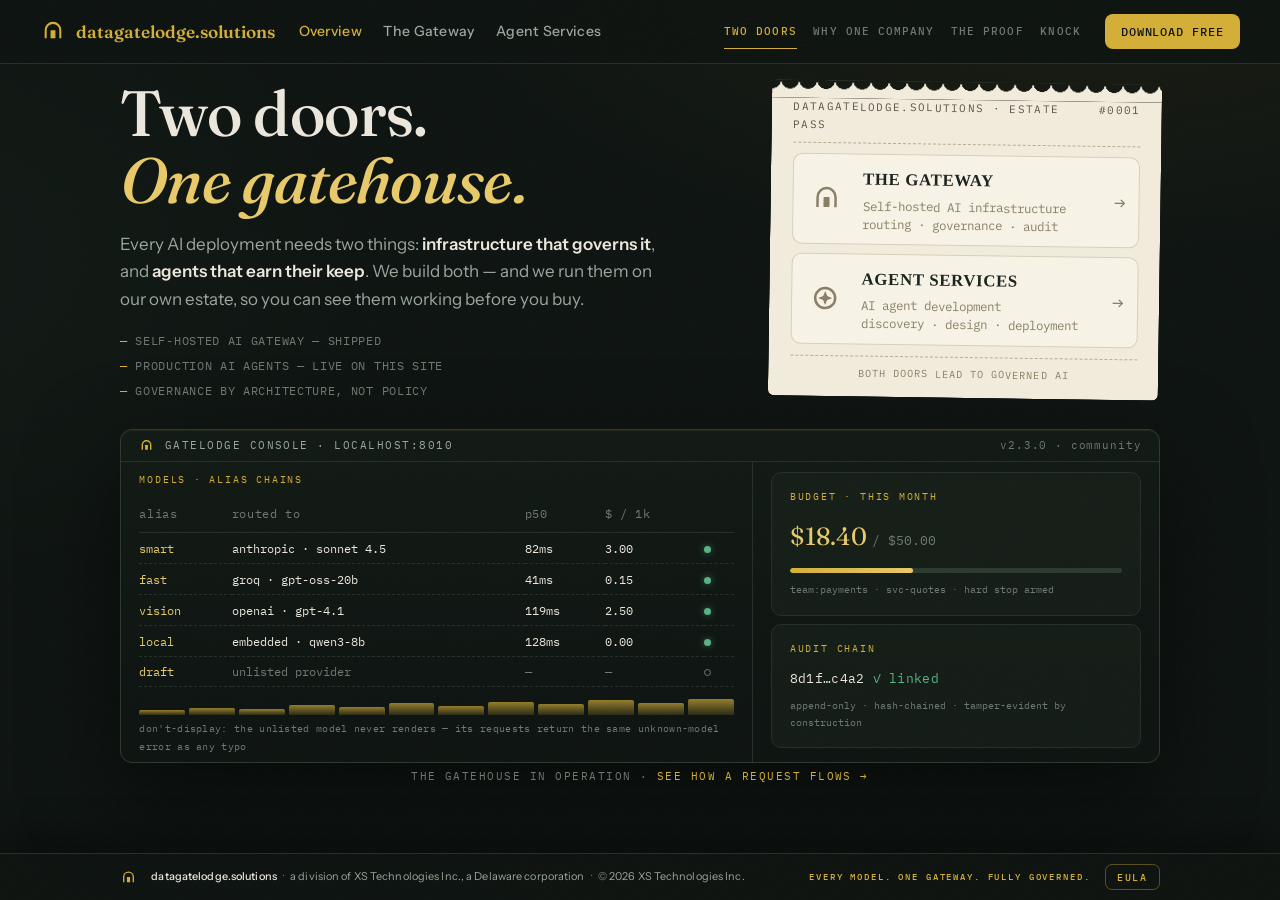
<file: site/index.html>
﻿<!DOCTYPE html>
<html lang="en">
<head>
<meta charset="utf-8">
<meta name="viewport" content="width=device-width, initial-scale=1">
<meta name="description" content="DataGateLodge — AI infrastructure and agent development. One company, two capabilities: the gateway that governs your AI, and the team that builds agents on it.">
<meta name="theme-color" content="#0e1411">
<meta property="og:type" content="website">
<meta property="og:site_name" content="DataGateLodge">
<meta property="og:title" content="DataGateLodge — Governed AI infrastructure and agent development">
<meta property="og:description" content="The gateway that governs your AI, and the team that builds agents on it.">
<meta property="og:url" content="https://datagatelodge.com/">
<meta property="og:image" content="https://datagatelodge.com/og-image.png">
<meta name="twitter:card" content="summary_large_image">
<meta name="twitter:title" content="DataGateLodge — Governed AI infrastructure and agent development">
<meta name="twitter:description" content="The gateway that governs your AI, and the team that builds agents on it.">
<meta name="twitter:image" content="https://datagatelodge.com/og-image.png">
<title>DataGateLodge — Governed AI, from the gate up</title>
<link rel="icon" href='data:image/svg+xml,<svg xmlns="http://www.w3.org/2000/svg" viewBox="0 0 64 64"><rect width="64" height="64" rx="14" fill="%230e1411"/><path d="M14 50 V30 A18 18 0 0 1 50 30 V50" fill="none" stroke="%23d4af37" stroke-width="4"/><rect x="26" y="30" width="12" height="20" rx="1" fill="%23d4af37"/></svg>'>
<link rel="preconnect" href="https://fonts.googleapis.com">
<link rel="preconnect" href="https://fonts.gstatic.com" crossorigin>
<link href="https://fonts.googleapis.com/css2?family=Fraunces:opsz,wght@9..144,400;9..144,500;9..144,600&family=Instrument+Sans:wght@400;500;600&family=IBM+Plex+Mono:wght@400;500&display=swap" rel="stylesheet">
<link rel="stylesheet" href="styles.css?v=20261019">
<script src="https://challenges.cloudflare.com/turnstile/v0/api.js" async defer></script>
</head>
<body>

<nav class="nav" id="top">
  <a class="brand" href="/" aria-label="datagatelodge.solutions — home">
    <svg class="brand-mark" viewBox="0 0 64 64" aria-hidden="true"><path d="M14 50 V30 A18 18 0 0 1 50 30 V50" fill="none" stroke="currentColor" stroke-width="5"/><rect x="26" y="30" width="12" height="20" rx="1" fill="currentColor"/></svg>
    <span>datagatelodge.solutions</span>
  </a>
  <div class="nav-sections">
    <a href="/" aria-current="page">Overview</a>
    <a href="/gatelodge.html">The Gateway</a>
    <a href="/services.html">Agent Services</a>
  </div>
  <div class="nav-pages" role="tablist" aria-label="Overview — pages">
    <a href="#two-doors" role="tab" id="tab-two-doors" aria-controls="two-doors" aria-selected="true">Two Doors</a>
    <a href="#why" role="tab" id="tab-why" aria-controls="why" aria-selected="false">Why One Company</a>
    <a href="#proof" role="tab" id="tab-proof" aria-controls="proof" aria-selected="false">The Proof</a>
    <a href="#contact" role="tab" id="tab-contact" aria-controls="contact" aria-selected="false">Knock</a>
  </div>
  <a class="nav-cta" href="/gatelodge.html#download">Download free</a>
</nav>

<main>

<noscript><style>.tab-panel[hidden]{display:block}</style></noscript>

<!-- ── Page 1 — Two Doors, One Gatehouse ─────────────────────────────── -->
<section class="tab-panel" id="two-doors" role="tabpanel" aria-labelledby="tab-two-doors">
  <header class="hero hero-estate">
    <div class="arch" aria-hidden="true"></div>
    <div class="hero-inner hero-inner-estate">
      <div class="hero-copy">
        <h1>Two doors.<br><em>One gatehouse.</em></h1>
        <p class="lede">Every AI deployment needs two things: <strong>infrastructure that governs it</strong>, and
          <strong>agents that earn their keep</strong>. We build both — and we run them
          on our own estate, so you can see them working before you buy.</p>
        <ul class="hero-facts mono">
          <li>Self-hosted AI gateway — shipped</li>
          <li>Production AI agents — live on this site</li>
          <li>Governance by architecture, not policy</li>
        </ul>
      </div>
      <aside class="estate-ticket" aria-label="DataGateLodge overview">
        <div class="ticket-head">
          <span class="mono">DATAGATELODGE.SOLUTIONS · ESTATE PASS</span>
          <span class="mono">#0001</span>
        </div>
        <div class="estate-rows mono">
          <a href="/gatelodge.html" class="estate-row">
            <div class="estate-icon">
              <svg viewBox="0 0 64 64" aria-hidden="true"><path d="M14 50 V30 A18 18 0 0 1 50 30 V50" fill="none" stroke="currentColor" stroke-width="5"/><rect x="26" y="30" width="12" height="20" rx="1" fill="currentColor"/></svg>
            </div>
            <div>
              <div class="estate-name">THE GATEWAY</div>
              <div class="estate-desc">Self-hosted AI infrastructure<br>routing · governance · audit</div>
            </div>
            <div class="estate-arrow">→</div>
          </a>
          <a href="/services.html" class="estate-row">
            <div class="estate-icon">
              <svg viewBox="0 0 64 64" aria-hidden="true"><circle cx="32" cy="32" r="20" fill="none" stroke="currentColor" stroke-width="5"/><path d="M32 18 L36 28 L46 32 L36 36 L32 46 L28 36 L18 32 L28 28 Z" fill="currentColor"/></svg>
            </div>
            <div>
              <div class="estate-name">AGENT SERVICES</div>
              <div class="estate-desc">AI agent development<br>discovery · design · deployment</div>
            </div>
            <div class="estate-arrow">→</div>
          </a>
        </div>
        <p class="ticket-foot mono">both doors lead to governed AI</p>
      </aside>
    </div>
  </header>

  <!-- the gateway in operation — the product, live on this page -->
  <section class="console-band compact" aria-label="The Gatelodge console">
    <div class="console reveal">
      <div class="console-bar">
        <svg class="console-mark" viewBox="0 0 64 64" aria-hidden="true"><path d="M14 50 V30 A18 18 0 0 1 50 30 V50" fill="none" stroke="currentColor" stroke-width="6"/><rect x="26" y="30" width="12" height="20" rx="1" fill="currentColor"/></svg>
        <span class="mono">gatelodge console · localhost:8010</span>
        <span class="mono console-meta">v2.3.0 · community</span>
      </div>
      <div class="console-body">
        <div class="console-main">
          <p class="console-label mono">models · alias chains</p>
          <table class="console-table mono">
            <thead><tr><th>alias</th><th>routed to</th><th>p50</th><th>$ / 1k</th><th></th></tr></thead>
            <tbody>
              <tr><td>smart</td><td>anthropic · sonnet 4.5</td><td>82ms</td><td>3.00</td><td><span class="dot ok"></span></td></tr>
              <tr><td>fast</td><td>groq · gpt-oss-20b</td><td>41ms</td><td>0.15</td><td><span class="dot ok"></span></td></tr>
              <tr><td>vision</td><td>openai · gpt-4.1</td><td>119ms</td><td>2.50</td><td><span class="dot ok"></span></td></tr>
              <tr><td>local</td><td>embedded · qwen3-8b</td><td>128ms</td><td>0.00</td><td><span class="dot ok"></span></td></tr>
              <tr><td class="muted-alias">draft</td><td class="muted-alias">unlisted provider</td><td class="muted-alias">—</td><td class="muted-alias">—</td><td><span class="dot no"></span></td></tr>
            </tbody>
          </table>
          <div class="console-spark" aria-hidden="true">
            <i style="--h:22%"></i><i style="--h:34%"></i><i style="--h:28%"></i><i style="--h:47%"></i>
            <i style="--h:38%"></i><i style="--h:56%"></i><i style="--h:44%"></i><i style="--h:63%"></i>
            <i style="--h:52%"></i><i style="--h:71%"></i><i style="--h:60%"></i><i style="--h:78%"></i>
          </div>
          <p class="console-foot mono">don't-display: the unlisted model never renders — its requests return the
            same unknown-model error as any typo</p>
        </div>
        <aside class="console-side">
          <div class="console-card">
            <p class="console-label mono">budget · this month</p>
            <p class="console-num">$18.40 <span>/ $50.00</span></p>
            <div class="console-meter"><i style="--w:37%"></i></div>
            <p class="console-tiny mono">team:payments · svc-quotes · hard stop armed</p>
          </div>
          <div class="console-card">
            <p class="console-label mono">audit chain</p>
            <p class="console-hash mono">8d1f…c4a2 <span class="ok">✓ linked</span></p>
            <p class="console-tiny mono">append-only · hash-chained · tamper-evident by construction</p>
          </div>
        </aside>
      </div>
    </div>
    <p class="console-caption mono">The gatehouse in operation · <a href="/gatelodge.html#how">see how a request flows →</a></p>
  </section>
</section>

<!-- ── Page 2 — Why one company ────────────────────────────────────────── -->
<section class="section tab-panel" id="why" role="tabpanel" aria-labelledby="tab-why" hidden>
  <p class="section-label mono">◆ Why one company</p>
  <h2>Infrastructure without agents is a gate<br><em>that nobody walks through.</em></h2>
  <p class="section-lede">Agents without governance are a door
    that opens for anyone. You need both — and they need to be built
    by people who understand the whole estate.</p>

  <div class="grid2">
    <article class="pillar reveal">
      <p class="pillar-tag mono">The Gateway — Gatelodge</p>
      <h3>The product</h3>
      <p>A single self-hosted binary that sits in front of every LLM your
        teams use. One OpenAI-compatible endpoint, with keys, budgets,
        and a tamper-evident audit trail your security team already demands.
        Cloud or on-prem, behind your perimeter.</p>
      <p class="mono note" style="margin-top:.8rem"><a href="/gatelodge.html">enter the gateway →</a></p>
    </article>
    <article class="pillar reveal">
      <p class="pillar-tag mono">Agent Services</p>
      <h3>The practice</h3>
      <p>We build custom AI agents on that same infrastructure — because
        we use it ourselves. The helpdesk agent answering questions on this
        site right now is our proof: built on our product, running through
        our gateway, with live budgets and a full audit chain.</p>
      <p class="mono note" style="margin-top:.8rem"><a href="/services.html">see how we work →</a></p>
    </article>
  </div>
</section>

<!-- ── Page 3 — The proof ──────────────────────────────────────────────── -->
<section class="section section-alt tab-panel" id="proof" role="tabpanel" aria-labelledby="tab-proof" hidden>
  <p class="section-label mono">◆ The proof is on this page</p>
  <h2>Don't take our word for it.<br><em>Ask the agent.</em></h2>
  <p class="section-lede">The Gatekeeper — our production AI helpdesk agent — is live on this
    site right now. Every question you ask it routes through Gatelodge:
    model routing, budget caps, and a hash-linked audit trail. Click the
    brass button at the bottom-right and see for yourself.</p>
  <div class="partner-strip">
    <span>Model routing</span><span>via Gatelodge</span>
    <span>Budget caps</span><span>hard stops</span>
    <span>Audit trail</span><span>hash-linked</span>
    <span>Escalation</span><span>human handoff</span>
  </div>
</section>

<!-- ── Page 4 — Knock ──────────────────────────────────────────────────── -->
<section class="section tab-panel" id="contact" role="tabpanel" aria-labelledby="tab-contact" hidden>
  <p class="section-label mono">◆ Knock</p>
  <h2>The gate opens.</h2>
  <div class="contact-row">
    <a class="contact-card" href="mailto:support@datagatelodge.com">
      <p class="contact-tag mono">Email</p>
      <p class="contact-val">support@datagatelodge.com</p>
    </a>
    <div class="contact-card">
      <p class="contact-tag mono">Chat</p>
      <p class="contact-val">Click the brass button ↘</p>
    </div>
  </div>
</section>

</main>

<footer class="dock" role="contentinfo">
  <div class="dock-inner">
    <svg class="dock-mark" viewBox="0 0 64 64" aria-hidden="true"><path d="M14 50 V30 A18 18 0 0 1 50 30 V50" fill="none" stroke="currentColor" stroke-width="5"/><rect x="26" y="30" width="12" height="20" rx="1" fill="currentColor"/></svg>
    <p class="dock-legal"><strong>datagatelodge.solutions</strong><span class="sep">·</span>a division of XS Technologies Inc., a Delaware corporation<span class="sep">·</span>© 2026 XS Technologies Inc.</p>
    <p class="dock-line">Every model. One gateway. Fully governed.</p>
    <button class="dock-eula" type="button" data-modal-open="eula-modal">EULA</button>
  </div>
</footer>

<dialog class="eula-modal modal" id="eula-modal" aria-labelledby="eula-title">
  <div class="eula-frame">
    <div class="eula-head">
      <div>
        <p class="eula-kicker">XS Technologies Inc. · DataGateLodge division</p>
        <p class="eula-title" id="eula-title">Software End-User License Agreement</p>
      </div>
      <button class="eula-close" type="button" data-modal-close aria-label="Close agreement">✕</button>
    </div>
    <div class="eula-body" id="eula-body">
      <p class="mono">Loading the agreement…</p>
    </div>
    <div class="eula-foot mono">Gatelodge · machine-code distribution ·
      <a href="/eula.html">open as a page</a></div>
  </div>
</dialog>

<script src="site.js?v=20261017"></script>
<script src="chat.js?v=20261018"></script>
</body>
</html>
</file>
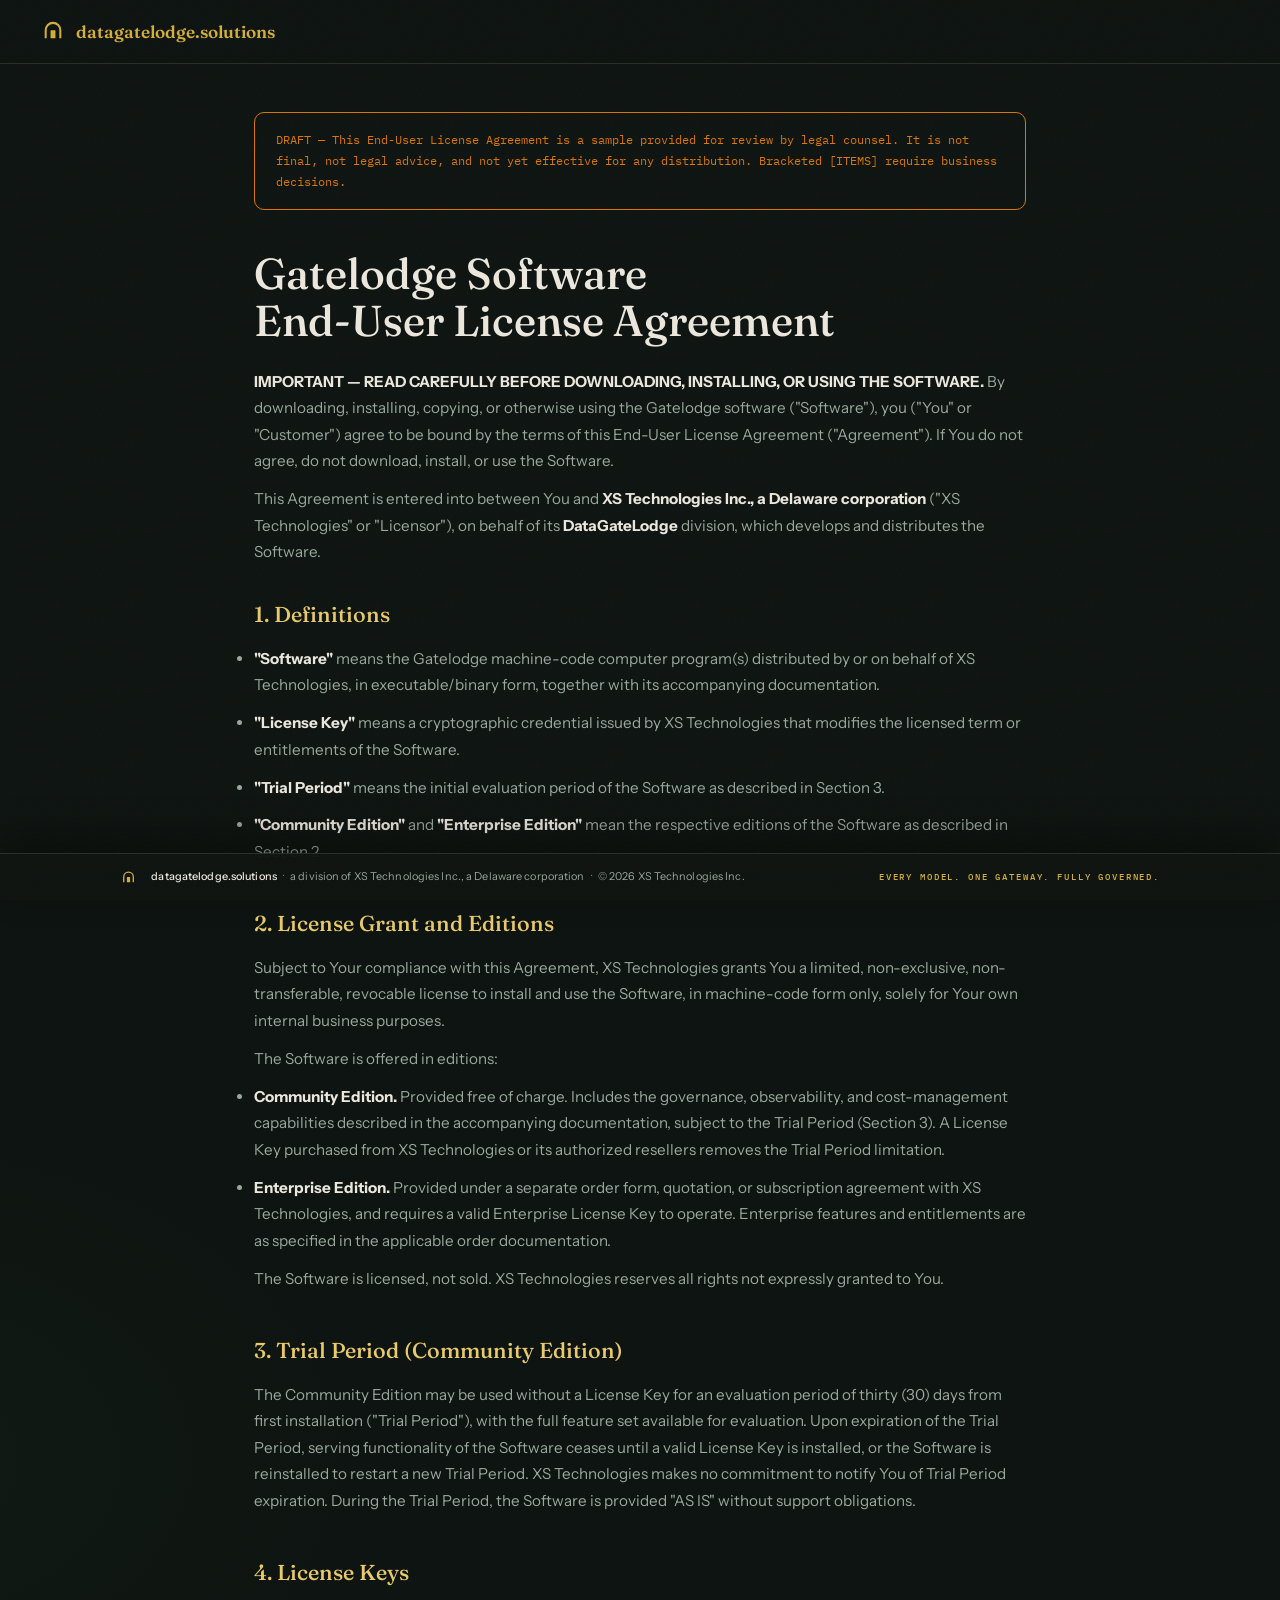
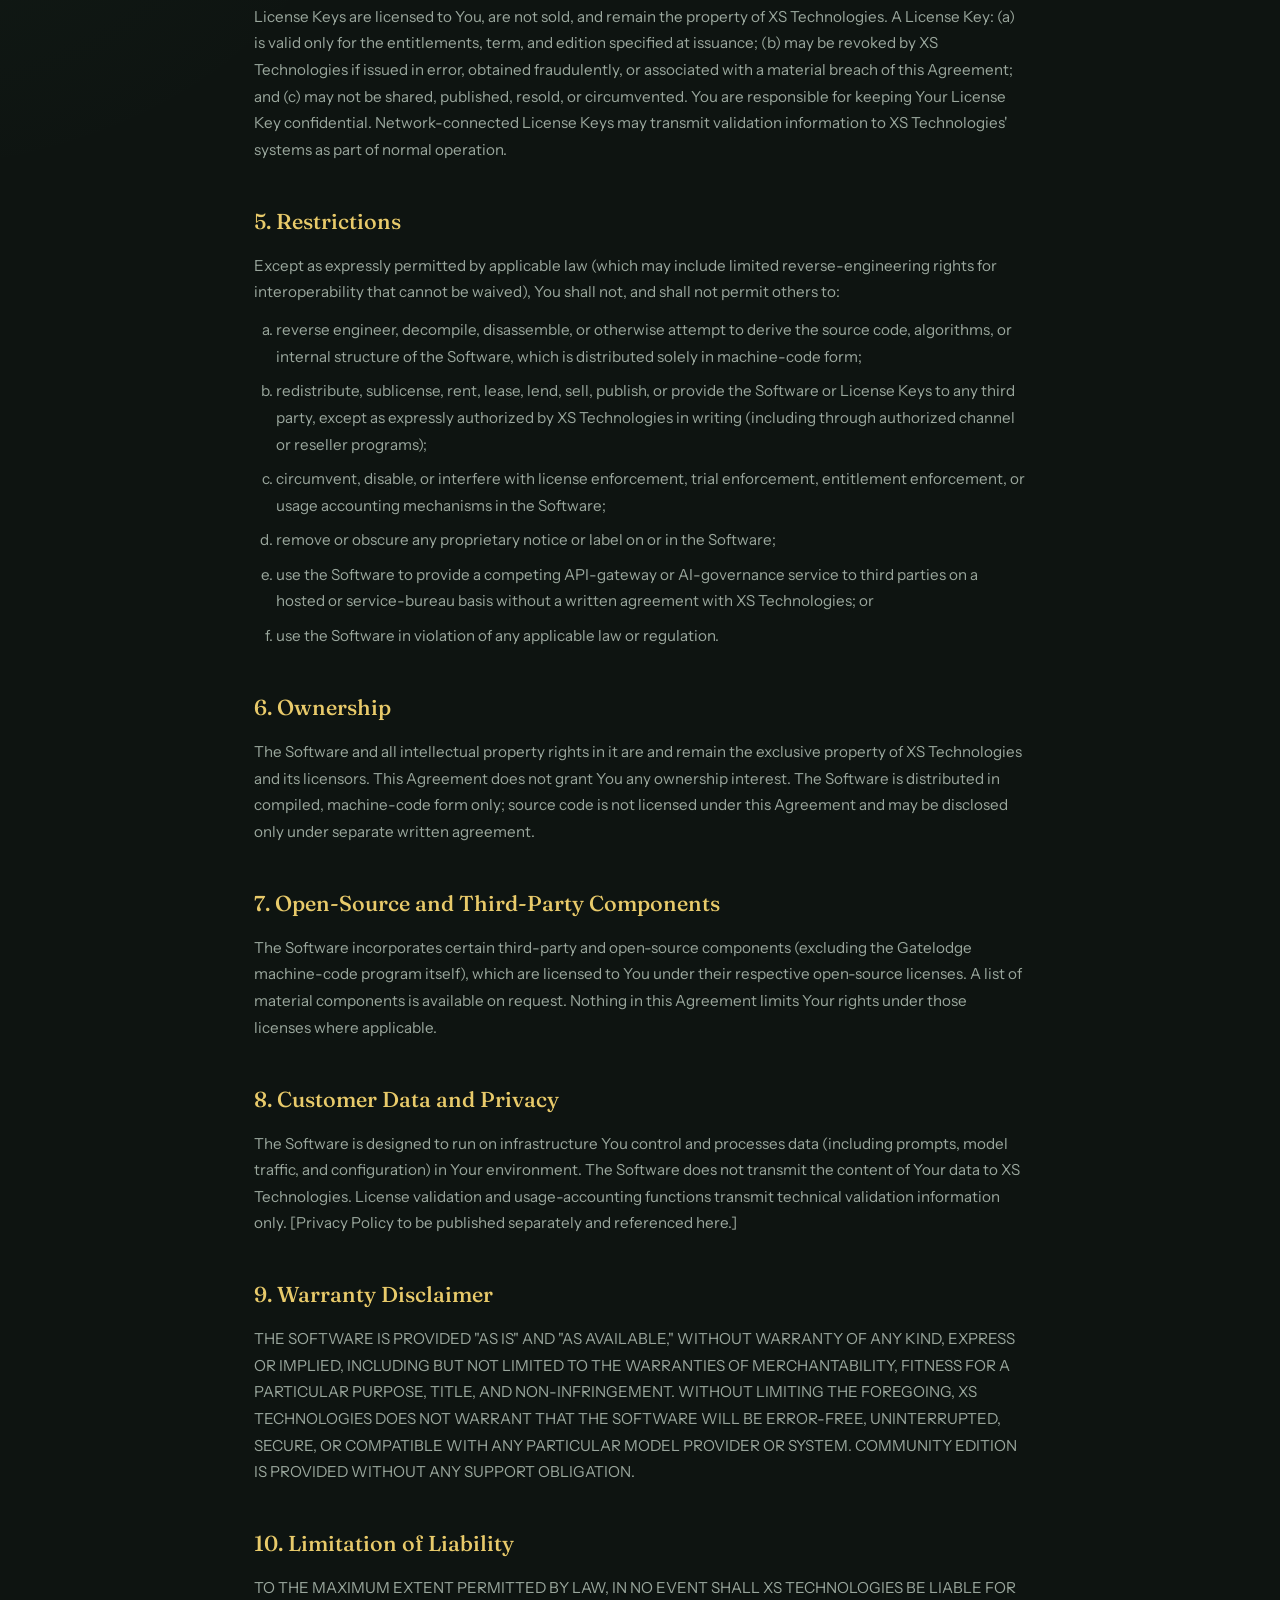
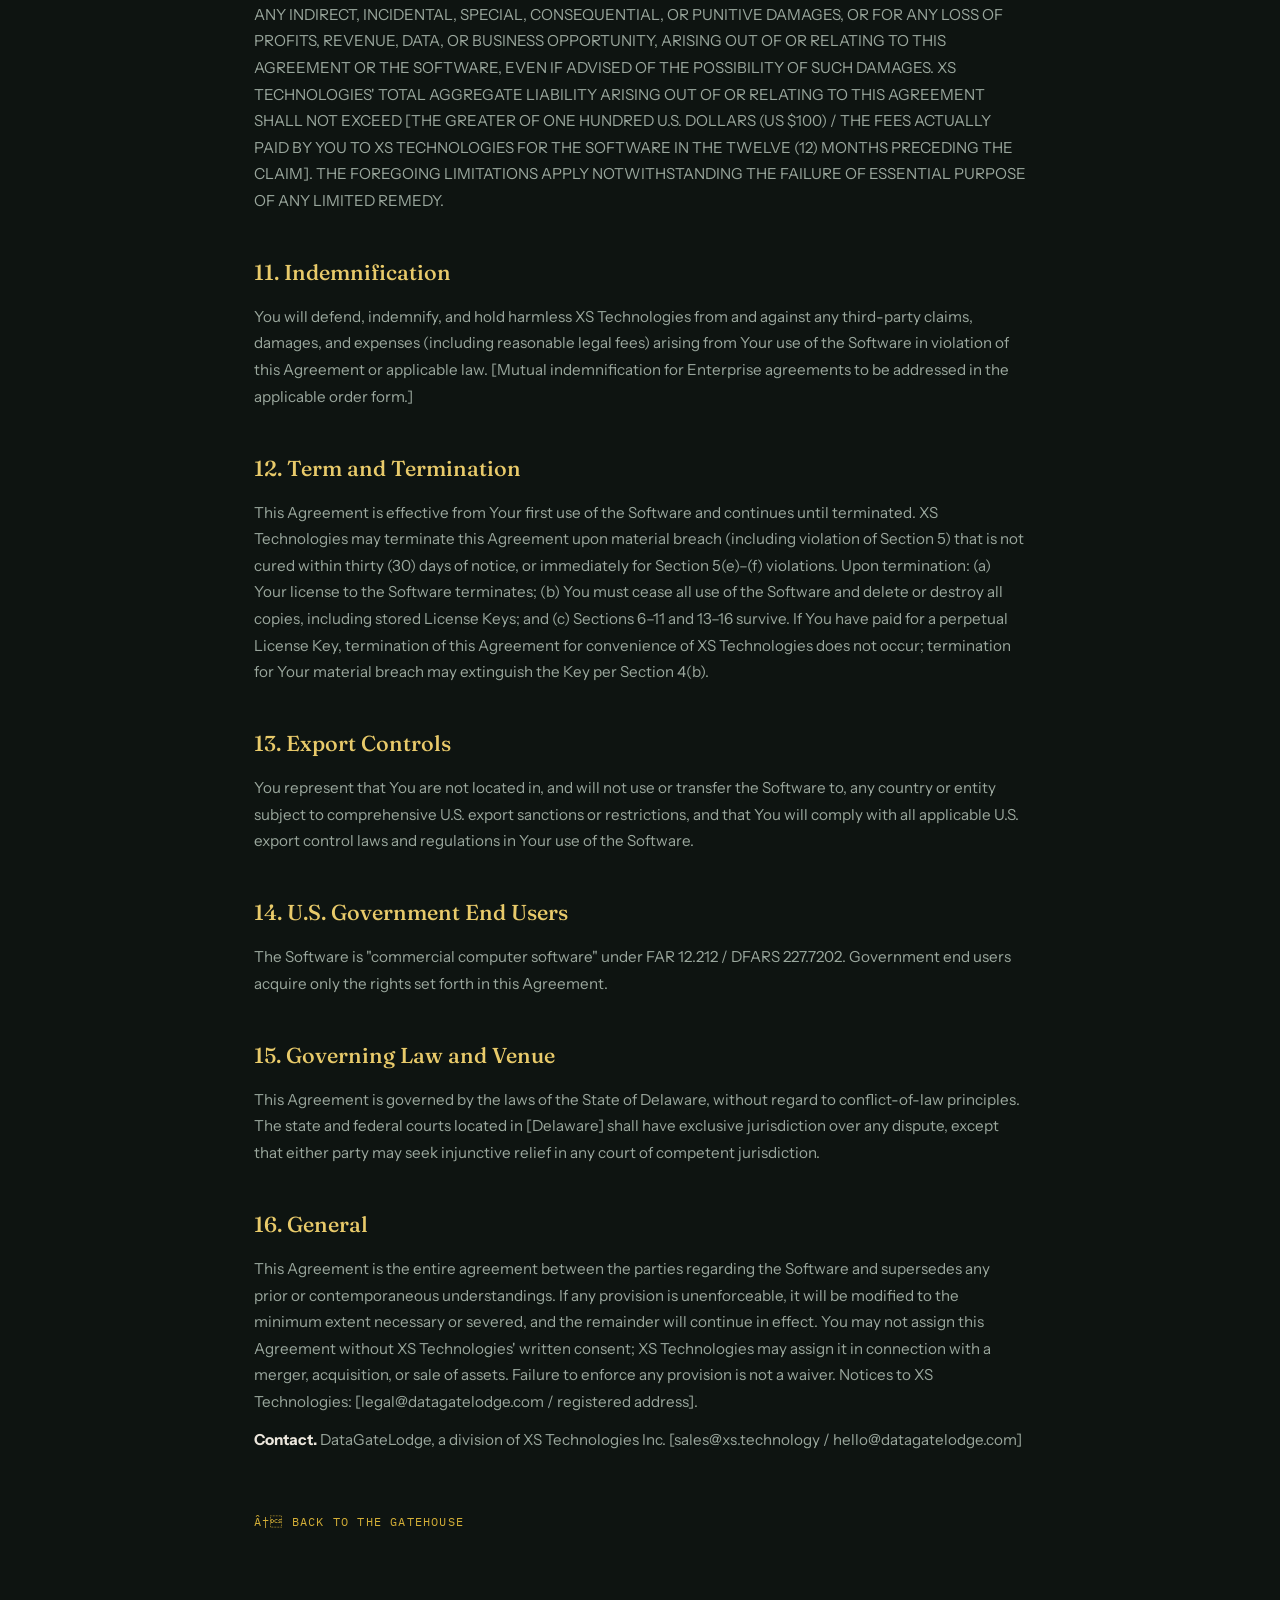
<file: site/eula.html>
﻿<!DOCTYPE html>
<html lang="en">
<head>
<meta charset="utf-8">
<meta name="viewport" content="width=device-width, initial-scale=1">
<meta name="robots" content="noindex">
<title>End-User License Agreement — datagatelodge.solutions</title>
<link rel="icon" href='data:image/svg+xml,<svg xmlns="http://www.w3.org/2000/svg" viewBox="0 0 64 64"><rect width="64" height="64" rx="14" fill="%230e1411"/><path d="M14 50 V30 A18 18 0 0 1 50 30 V50" fill="none" stroke="%23d4af37" stroke-width="4"/><rect x="26" y="30" width="12" height="20" rx="1" fill="%23d4af37"/></svg>'>
<link rel="preconnect" href="https://fonts.googleapis.com">
<link rel="preconnect" href="https://fonts.gstatic.com" crossorigin>
<link href="https://fonts.googleapis.com/css2?family=Fraunces:opsz,wght@9..144,400;9..144,500;9..144,600&family=Instrument+Sans:wght@400;500;600&family=IBM+Plex+Mono:wght@400;500&display=swap" rel="stylesheet">
<link rel="stylesheet" href="styles.css?v=20261019">
</head>
<body>

<nav class="nav" id="top">
  <a class="brand" href="/" aria-label="datagatelodge.solutions home">
    <svg class="brand-mark" viewBox="0 0 64 64" aria-hidden="true"><path d="M14 50 V30 A18 18 0 0 1 50 30 V50" fill="none" stroke="currentColor" stroke-width="5"/><rect x="26" y="30" width="12" height="20" rx="1" fill="currentColor"/></svg>
    <span>datagatelodge.solutions</span>
  </a>
</nav>

<main class="legal-doc">
  <div class="draft-banner">
    DRAFT — This End-User License Agreement is a sample provided for review
    by legal counsel. It is not final, not legal advice, and not yet
    effective for any distribution. Bracketed [ITEMS] require business
    decisions.
  </div>

  <h1 style="font-family:var(--font-display);font-weight:500;font-size:clamp(1.9rem,4vw,2.7rem);line-height:1.1;margin-bottom:1.5rem">
    Gatelodge Software<br>End-User License Agreement</h1>

  <p><strong>IMPORTANT — READ CAREFULLY BEFORE DOWNLOADING, INSTALLING, OR USING THE SOFTWARE.</strong>
    By downloading, installing, copying, or otherwise using the Gatelodge software
    ("Software"), you ("You" or "Customer") agree to be bound by the terms of this
    End-User License Agreement ("Agreement"). If You do not agree, do not download,
    install, or use the Software.</p>

  <p>This Agreement is entered into between You and <strong>XS Technologies Inc., a
    Delaware corporation</strong> ("XS Technologies" or "Licensor"), on behalf of its
    <strong>DataGateLodge</strong> division, which develops and distributes the Software.</p>

  <h2>1. Definitions</h2>
  <ul>
    <li><strong>"Software"</strong> means the Gatelodge machine-code computer program(s)
      distributed by or on behalf of XS Technologies, in executable/binary form,
      together with its accompanying documentation.</li>
    <li><strong>"License Key"</strong> means a cryptographic credential issued by XS
      Technologies that modifies the licensed term or entitlements of the Software.</li>
    <li><strong>"Trial Period"</strong> means the initial evaluation period of the
      Software as described in Section 3.</li>
    <li><strong>"Community Edition"</strong> and <strong>"Enterprise Edition"</strong>
      mean the respective editions of the Software as described in Section 2.</li>
  </ul>

  <h2>2. License Grant and Editions</h2>
  <p>Subject to Your compliance with this Agreement, XS Technologies grants You a
    limited, non-exclusive, non-transferable, revocable license to install and use
    the Software, in machine-code form only, solely for Your own internal business
    purposes.</p>
  <p>The Software is offered in editions:</p>
  <ul>
    <li><strong>Community Edition.</strong> Provided free of charge. Includes the
      governance, observability, and cost-management capabilities described in the
      accompanying documentation, subject to the Trial Period (Section 3). A License
      Key purchased from XS Technologies or its authorized resellers removes the
      Trial Period limitation.</li>
    <li><strong>Enterprise Edition.</strong> Provided under a separate order form,
      quotation, or subscription agreement with XS Technologies, and requires a valid
      Enterprise License Key to operate. Enterprise features and entitlements are as
      specified in the applicable order documentation.</li>
  </ul>
  <p>The Software is licensed, not sold. XS Technologies reserves all rights not
    expressly granted to You.</p>

  <h2>3. Trial Period (Community Edition)</h2>
  <p>The Community Edition may be used without a License Key for an evaluation period
    of thirty (30) days from first installation ("Trial Period"), with the full
    feature set available for evaluation. Upon expiration of the Trial Period,
    serving functionality of the Software ceases until a valid License Key is
    installed, or the Software is reinstalled to restart a new Trial Period. XS
    Technologies makes no commitment to notify You of Trial Period expiration.
    During the Trial Period, the Software is provided "AS IS" without support
    obligations.</p>

  <h2>4. License Keys</h2>
  <p>License Keys are licensed to You, are not sold, and remain the property of XS
    Technologies. A License Key: (a) is valid only for the entitlements, term, and
    edition specified at issuance; (b) may be revoked by XS Technologies if issued
    in error, obtained fraudulently, or associated with a material breach of this
    Agreement; and (c) may not be shared, published, resold, or circumvented. You
    are responsible for keeping Your License Key confidential. Network-connected
    License Keys may transmit validation information to XS Technologies' systems as
    part of normal operation.</p>

  <h2>5. Restrictions</h2>
  <p>Except as expressly permitted by applicable law (which may include limited
    reverse-engineering rights for interoperability that cannot be waived), You
    shall not, and shall not permit others to:</p>
  <ol type="a">
    <li>reverse engineer, decompile, disassemble, or otherwise attempt to derive the
      source code, algorithms, or internal structure of the Software, which is
      distributed solely in machine-code form;</li>
    <li>redistribute, sublicense, rent, lease, lend, sell, publish, or provide the
      Software or License Keys to any third party, except as expressly authorized
      by XS Technologies in writing (including through authorized channel or
      reseller programs);</li>
    <li>circumvent, disable, or interfere with license enforcement, trial
      enforcement, entitlement enforcement, or usage accounting mechanisms in the
      Software;</li>
    <li>remove or obscure any proprietary notice or label on or in the Software;</li>
    <li>use the Software to provide a competing API-gateway or AI-governance service
      to third parties on a hosted or service-bureau basis without a written
      agreement with XS Technologies; or</li>
    <li>use the Software in violation of any applicable law or regulation.</li>
  </ol>

  <h2>6. Ownership</h2>
  <p>The Software and all intellectual property rights in it are and remain the
    exclusive property of XS Technologies and its licensors. This Agreement does
    not grant You any ownership interest. The Software is distributed in compiled,
    machine-code form only; source code is not licensed under this Agreement and
    may be disclosed only under separate written agreement.</p>

  <h2>7. Open-Source and Third-Party Components</h2>
  <p>The Software incorporates certain third-party and open-source components
    (excluding the Gatelodge machine-code program itself), which are licensed to
    You under their respective open-source licenses. A list of material components
    is available on request. Nothing in this Agreement limits Your rights under
    those licenses where applicable.</p>

  <h2>8. Customer Data and Privacy</h2>
  <p>The Software is designed to run on infrastructure You control and processes
    data (including prompts, model traffic, and configuration) in Your environment.
    The Software does not transmit the content of Your data to XS Technologies.
    License validation and usage-accounting functions transmit technical validation
    information only. [Privacy Policy to be published separately and referenced
    here.]</p>

  <h2>9. Warranty Disclaimer</h2>
  <p>THE SOFTWARE IS PROVIDED "AS IS" AND "AS AVAILABLE," WITHOUT WARRANTY OF ANY
    KIND, EXPRESS OR IMPLIED, INCLUDING BUT NOT LIMITED TO THE WARRANTIES OF
    MERCHANTABILITY, FITNESS FOR A PARTICULAR PURPOSE, TITLE, AND
    NON-INFRINGEMENT. WITHOUT LIMITING THE FOREGOING, XS TECHNOLOGIES DOES NOT
    WARRANT THAT THE SOFTWARE WILL BE ERROR-FREE, UNINTERRUPTED, SECURE, OR
    COMPATIBLE WITH ANY PARTICULAR MODEL PROVIDER OR SYSTEM. COMMUNITY EDITION IS
    PROVIDED WITHOUT ANY SUPPORT OBLIGATION.</p>

  <h2>10. Limitation of Liability</h2>
  <p>TO THE MAXIMUM EXTENT PERMITTED BY LAW, IN NO EVENT SHALL XS TECHNOLOGIES BE
    LIABLE FOR ANY INDIRECT, INCIDENTAL, SPECIAL, CONSEQUENTIAL, OR PUNITIVE
    DAMAGES, OR FOR ANY LOSS OF PROFITS, REVENUE, DATA, OR BUSINESS OPPORTUNITY,
    ARISING OUT OF OR RELATING TO THIS AGREEMENT OR THE SOFTWARE, EVEN IF ADVISED
    OF THE POSSIBILITY OF SUCH DAMAGES. XS TECHNOLOGIES' TOTAL AGGREGATE LIABILITY
    ARISING OUT OF OR RELATING TO THIS AGREEMENT SHALL NOT EXCEED [THE GREATER OF
    ONE HUNDRED U.S. DOLLARS (US $100) / THE FEES ACTUALLY PAID BY YOU TO XS
    TECHNOLOGIES FOR THE SOFTWARE IN THE TWELVE (12) MONTHS PRECEDING THE CLAIM].
    THE FOREGOING LIMITATIONS APPLY NOTWITHSTANDING THE FAILURE OF ESSENTIAL
    PURPOSE OF ANY LIMITED REMEDY.</p>

  <h2>11. Indemnification</h2>
  <p>You will defend, indemnify, and hold harmless XS Technologies from and against
    any third-party claims, damages, and expenses (including reasonable legal fees)
    arising from Your use of the Software in violation of this Agreement or
    applicable law. [Mutual indemnification for Enterprise agreements to be
    addressed in the applicable order form.]</p>

  <h2>12. Term and Termination</h2>
  <p>This Agreement is effective from Your first use of the Software and continues
    until terminated. XS Technologies may terminate this Agreement upon material
    breach (including violation of Section 5) that is not cured within thirty (30)
    days of notice, or immediately for Section 5(e)–(f) violations. Upon
    termination: (a) Your license to the Software terminates; (b) You must cease
    all use of the Software and delete or destroy all copies, including stored
    License Keys; and (c) Sections 6–11 and 13–16 survive. If You have paid for a
    perpetual License Key, termination of this Agreement for convenience of XS
    Technologies does not occur; termination for Your material breach may
    extinguish the Key per Section 4(b).</p>

  <h2>13. Export Controls</h2>
  <p>You represent that You are not located in, and will not use or transfer the
    Software to, any country or entity subject to comprehensive U.S. export
    sanctions or restrictions, and that You will comply with all applicable U.S.
    export control laws and regulations in Your use of the Software.</p>

  <h2>14. U.S. Government End Users</h2>
  <p>The Software is "commercial computer software" under FAR 12.212 / DFARS
    227.7202. Government end users acquire only the rights set forth in this
    Agreement.</p>

  <h2>15. Governing Law and Venue</h2>
  <p>This Agreement is governed by the laws of the State of Delaware, without
    regard to conflict-of-law principles. The state and federal courts located in
    [Delaware] shall have exclusive jurisdiction over any dispute, except that
    either party may seek injunctive relief in any court of competent
    jurisdiction.</p>

  <h2>16. General</h2>
  <p>This Agreement is the entire agreement between the parties regarding the
    Software and supersedes any prior or contemporaneous understandings. If any
    provision is unenforceable, it will be modified to the minimum extent
    necessary or severed, and the remainder will continue in effect. You may not
    assign this Agreement without XS Technologies' written consent; XS
    Technologies may assign it in connection with a merger, acquisition, or sale
    of assets. Failure to enforce any provision is not a waiver. Notices to XS
    Technologies: [legal@datagatelodge.com / registered address].</p>

  <p><strong>Contact.</strong> DataGateLodge, a division of XS Technologies Inc.
    [sales@xs.technology / hello@datagatelodge.com]</p>

  <a class="back-link" href="/">â† back to the gatehouse</a>
</main>

<footer class="dock" role="contentinfo">
  <div class="dock-inner">
    <svg class="dock-mark" viewBox="0 0 64 64" aria-hidden="true"><path d="M14 50 V30 A18 18 0 0 1 50 30 V50" fill="none" stroke="currentColor" stroke-width="5"/><rect x="26" y="30" width="12" height="20" rx="1" fill="currentColor"/></svg>
    <p class="dock-legal"><strong>datagatelodge.solutions</strong><span class="sep">·</span>a division of XS Technologies Inc., a Delaware corporation<span class="sep">·</span>© 2026 XS Technologies Inc.</p>
    <p class="dock-line">Every model. One gateway. Fully governed.</p>
  </div>
</footer>

</body>
</html>
</file>
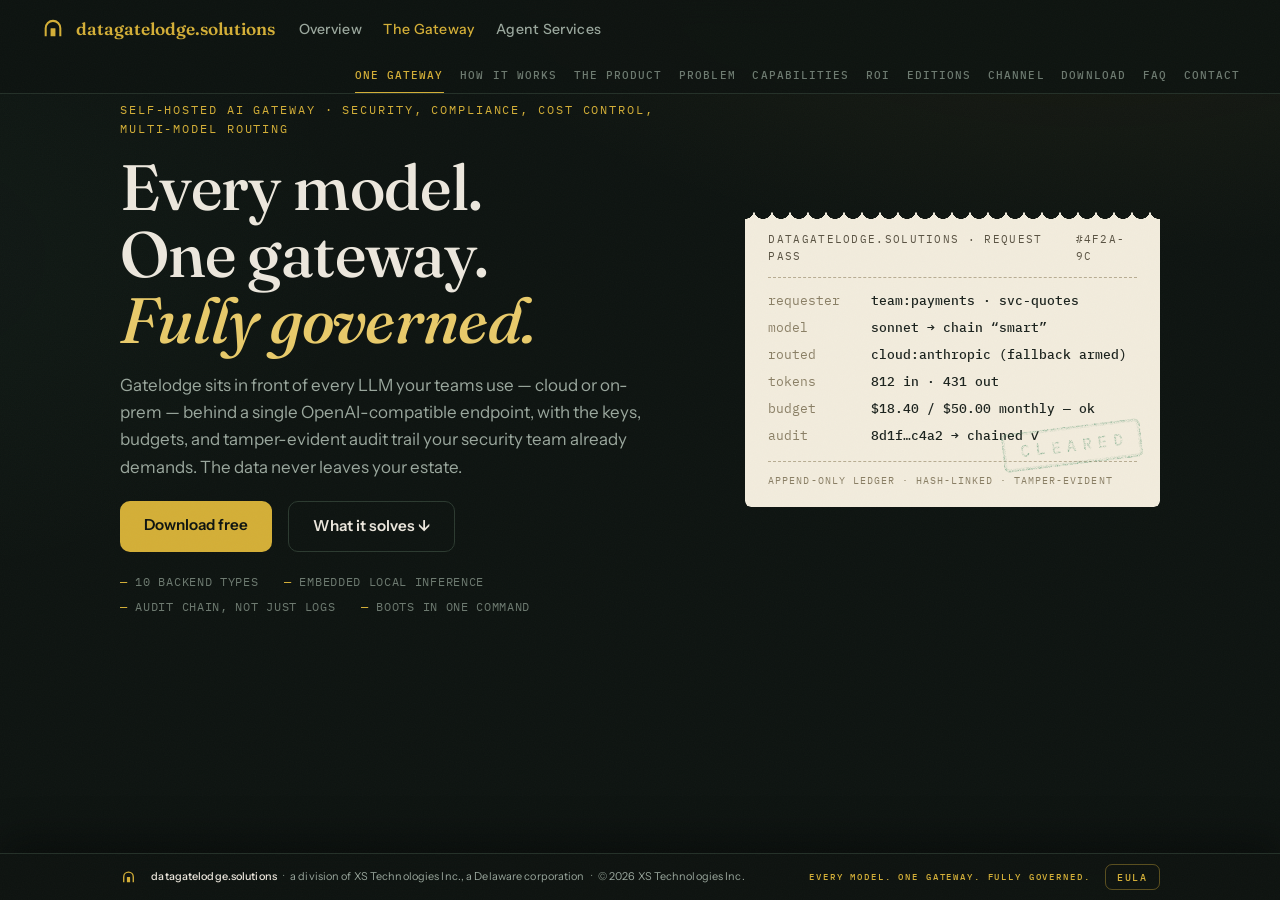
<file: site/gatelodge.html>
﻿<!DOCTYPE html>
<html lang="en">
<head>
<meta charset="utf-8">
<meta name="viewport" content="width=device-width, initial-scale=1">
<meta name="description" content="Gatelodge — the self-hosted AI gateway. Every model, one endpoint, fully governed. Keys, budgets, and an audit trail your security team signs off on.">
<meta name="theme-color" content="#0e1411">
<meta property="og:type" content="website">
<meta property="og:site_name" content="DataGateLodge">
<meta property="og:title" content="Gatelodge — Every model. One gateway. Fully governed.">
<meta property="og:description" content="The self-hosted AI gateway. One OpenAI-compatible endpoint in front of every LLM your teams use — with keys, budgets, and a tamper-evident audit trail.">
<meta property="og:url" content="https://datagatelodge.com/gatelodge.html">
<meta property="og:image" content="https://datagatelodge.com/og-image.png">
<meta name="twitter:card" content="summary_large_image">
<meta name="twitter:title" content="Gatelodge — Every model. One gateway. Fully governed.">
<meta name="twitter:description" content="Self-hosted AI gateway with budgets, keys, and a tamper-evident audit chain.">
<meta name="twitter:image" content="https://datagatelodge.com/og-image.png">
<title>datagatelodge.solutions — The front door for your AI</title>
<link rel="icon" href='data:image/svg+xml,<svg xmlns="http://www.w3.org/2000/svg" viewBox="0 0 64 64"><rect width="64" height="64" rx="14" fill="%230e1411"/><path d="M14 50 V30 A18 18 0 0 1 50 30 V50" fill="none" stroke="%23d4af37" stroke-width="4"/><rect x="26" y="30" width="12" height="20" rx="1" fill="%23d4af37"/></svg>'>
<link rel="preconnect" href="https://fonts.googleapis.com">
<link rel="preconnect" href="https://fonts.gstatic.com" crossorigin>
<link href="https://fonts.googleapis.com/css2?family=Fraunces:opsz,wght@9..144,400;9..144,500;9..144,600&family=Instrument+Sans:wght@400;500;600&family=IBM+Plex+Mono:wght@400;500&display=swap" rel="stylesheet">
<link rel="stylesheet" href="styles.css?v=20261021">
<script src="https://challenges.cloudflare.com/turnstile/v0/api.js" async defer></script>
</head>
<body>

<nav class="nav" id="top">
  <a class="brand" href="/" aria-label="datagatelodge.solutions — home">
    <svg class="brand-mark" viewBox="0 0 64 64" aria-hidden="true"><path d="M14 50 V30 A18 18 0 0 1 50 30 V50" fill="none" stroke="currentColor" stroke-width="5"/><rect x="26" y="30" width="12" height="20" rx="1" fill="currentColor"/></svg>
    <span>datagatelodge.solutions</span>
  </a>
  <div class="nav-sections">
    <a href="/">Overview</a>
    <a href="/gatelodge.html" aria-current="page">The Gateway</a>
    <a href="/services.html">Agent Services</a>
  </div>
  <div class="nav-pages" role="tablist" aria-label="The Gateway — pages">
    <a href="#intro" role="tab" id="tab-intro" aria-controls="intro" aria-selected="true">One Gateway</a>
    <a href="#how" role="tab" id="tab-how" aria-controls="how" aria-selected="false">How It Works</a>
    <a href="#product" role="tab" id="tab-product" aria-controls="product" aria-selected="false">The Product</a>
    <a href="#problem" role="tab" id="tab-problem" aria-controls="problem" aria-selected="false">Problem</a>
    <a href="#capabilities" role="tab" id="tab-capabilities" aria-controls="capabilities" aria-selected="false">Capabilities</a>
    <a href="#roi" role="tab" id="tab-roi" aria-controls="roi" aria-selected="false">ROI</a>
    <a href="#editions" role="tab" id="tab-editions" aria-controls="editions" aria-selected="false">Editions</a>
    <a href="#partners" role="tab" id="tab-partners" aria-controls="partners" aria-selected="false">Channel</a>
    <a href="#download" role="tab" id="tab-download" aria-controls="download" aria-selected="false">Download</a>
    <a href="#faq" role="tab" id="tab-faq" aria-controls="faq" aria-selected="false">FAQ</a>
    <a href="#contact" role="tab" id="tab-contact" aria-controls="contact" aria-selected="false">Contact</a>
  </div>
</nav>

<main>

<noscript><style>.tab-panel[hidden]{display:block}</style></noscript>

<!-- ── Page 1 — One Gateway (section landing) ─────────────────────────── -->
<section class="tab-panel" id="intro" role="tabpanel" aria-labelledby="tab-intro">

<header class="hero">
  <div class="arch" aria-hidden="true"></div>
  <div class="hero-inner">
    <div class="hero-copy">
      <p class="kicker">Self-hosted AI gateway · security, compliance, cost control, multi-model routing</p>
      <h1>Every model.<br>One gateway.<br><em>Fully governed.</em></h1>
      <p class="lede">Gatelodge sits in front of every LLM your teams use — cloud or on-prem —
        behind a single OpenAI-compatible endpoint, with the keys, budgets, and
        tamper-evident audit trail your security team already demands.
        The data never leaves your estate.</p>
      <div class="hero-actions">
        <a class="btn btn-brass" href="#download">Download free</a>
        <a class="btn btn-ghost" href="#problem">What it solves ↓</a>
      </div>
      <ul class="hero-facts mono">
        <li>10 backend types</li>
        <li>Embedded local inference</li>
        <li>Audit chain, not just logs</li>
        <li>Boots in one command</li>
      </ul>
    </div>

    <aside class="ticket" aria-label="Example request pass">
      <div class="ticket-head">
        <span class="mono">DATAGATELODGE.SOLUTIONS · REQUEST PASS</span>
        <span class="mono">#4F2A-9C</span>
      </div>
      <dl class="ticket-rows mono">
        <div><dt>requester</dt><dd>team:payments · svc-quotes</dd></div>
        <div><dt>model</dt><dd>sonnet → chain “smart”</dd></div>
        <div><dt>routed</dt><dd>cloud:anthropic (fallback armed)</dd></div>
        <div><dt>tokens</dt><dd>812 in · 431 out</dd></div>
        <div><dt>budget</dt><dd>$18.40 / $50.00 monthly — ok</dd></div>
        <div><dt>audit</dt><dd>8d1f…c4a2 → chained ✓</dd></div>
      </dl>
      <div class="ticket-stamp" aria-hidden="true">CLEARED</div>
      <p class="ticket-foot mono">append-only ledger · hash-linked · tamper-evident</p>
    </aside>
  </div>
</header>

</section>

<!-- ── Page 2 — How it works ────────────────────────────────────────── -->
<section class="section tab-panel" id="how" role="tabpanel" aria-labelledby="tab-how" hidden>
  <p class="section-label mono">Checkpoint 01 — How it works</p>
  <h2>One request,<br><em>end to end.</em></h2>
  <p class="section-lede">Every AI request your organization makes passes one governed
    door: identified, budgeted, routed to the right model, and written to a
    ledger that cannot be quietly edited.</p>

  <div class="product-band">
    <div class="product-note reveal">
      <p class="note-tag mono">For the CIO — your apps don't change</p>
      <p>Keep your OpenAI SDKs; repoint the endpoint. Swap providers,
        fail over, run local — no code changes.</p>
    </div>
    <div class="product-note reveal">
      <p class="note-tag mono">It fits the stack you run</p>
      <p>SSO from your IdP, OTLP to your observability, JSONL to your
        SIEM — self-hosted in your perimeter.</p>
    </div>
  </div>

  <svg class="flow-diagram" viewBox="0 0 958 340" role="img" aria-label="Request lifecycle: your app calls one endpoint; Gatelodge resolves the key and role, checks budgets, routes through alias chains with a semantic cache, fans out to allowlisted providers, and appends every exchange to a hash-chained audit ledger.">
    <defs>
      <marker id="ah" viewBox="0 0 8 8" refX="7" refY="4" markerWidth="6.5" markerHeight="6.5" orient="auto-start-reverse">
        <path d="M0,0 L8,4 L0,8 Z" class="fd-head"/>
      </marker>
    </defs>

    <!-- your app -->
    <rect class="fd-box" x="8" y="112" width="112" height="56" rx="10"/>
    <text class="fd-label" x="64" y="136" text-anchor="middle">your app</text>
    <text class="fd-small" x="64" y="152" text-anchor="middle">any SDK · curl</text>

    <line class="fd-line" x1="120" y1="140" x2="162" y2="140" marker-end="url(#ah)"/>

    <!-- the one endpoint -->
    <rect class="fd-box" x="168" y="116" width="118" height="48" rx="24"/>
    <text class="fd-label" x="227" y="137" text-anchor="middle">one endpoint</text>
    <text class="fd-small" x="227" y="152" text-anchor="middle">OpenAI-compatible</text>

    <line class="fd-line" x1="286" y1="140" x2="330" y2="140" marker-end="url(#ah)"/>

    <!-- the gate -->
    <rect class="fd-gate" x="338" y="28" width="310" height="224" rx="12"/>
    <text class="fd-title" x="493" y="54" text-anchor="middle">GATELODGE</text>
    <text class="fd-small" x="493" y="68" text-anchor="middle">self-hosted · your perimeter</text>

    <rect class="fd-chip" x="358" y="80" width="270" height="26" rx="7"/>
    <text class="fd-label" x="368" y="97" font-size="10">01 · resolve key → role</text>
    <rect class="fd-chip" x="358" y="112" width="270" height="26" rx="7"/>
    <text class="fd-label" x="368" y="129" font-size="10">02 · budget check — hard stop</text>
    <rect class="fd-chip" x="358" y="144" width="270" height="26" rx="7"/>
    <text class="fd-label" x="368" y="161" font-size="10">03 · alias chain · hedge routing</text>
    <rect class="fd-chip" x="358" y="176" width="270" height="26" rx="7"/>
    <text class="fd-label" x="368" y="193" font-size="10">04 · semantic cache — hits never bill</text>
    <rect class="fd-chip-brass" x="358" y="208" width="270" height="26" rx="7" stroke-dasharray="4 3"/>
    <text class="fd-brass" x="368" y="225">＋ embedded local GGUF — no provider needed</text>

    <!-- fan out to providers -->
    <text class="fd-brass" x="875" y="24" text-anchor="middle">YOUR PROVIDERS · ALLOWLISTED</text>
    <line class="fd-line" x1="648" y1="140" x2="794" y2="49" marker-end="url(#ah)"/>
    <line class="fd-line" x1="648" y1="140" x2="794" y2="91" marker-end="url(#ah)"/>
    <line class="fd-line" x1="648" y1="140" x2="794" y2="133" marker-end="url(#ah)"/>
    <line class="fd-line" x1="648" y1="140" x2="794" y2="175" marker-end="url(#ah)"/>
    <line class="fd-line" x1="648" y1="140" x2="794" y2="217" marker-end="url(#ah)"/>

    <rect class="fd-box" x="800" y="34" width="150" height="30" rx="8"/>
    <text class="fd-small" x="875" y="53" text-anchor="middle">groq</text>
    <rect class="fd-box" x="800" y="76" width="150" height="30" rx="8"/>
    <text class="fd-small" x="875" y="95" text-anchor="middle">anthropic</text>
    <rect class="fd-box" x="800" y="118" width="150" height="30" rx="8"/>
    <text class="fd-small" x="875" y="137" text-anchor="middle">openai</text>
    <rect class="fd-box" x="800" y="160" width="150" height="30" rx="8"/>
    <text class="fd-small" x="875" y="179" text-anchor="middle">azure · vertex · bedrock</text>
    <rect class="fd-box" x="800" y="202" width="150" height="30" rx="8"/>
    <text class="fd-small" x="875" y="221" text-anchor="middle">runpod · serverless</text>

    <!-- the ledger -->
    <line class="fd-line" x1="612" y1="252" x2="612" y2="266" marker-end="url(#ah)"/>
    <text class="fd-small" x="624" y="264">every exchange</text>

    <rect class="fd-chip" x="560" y="272" width="104" height="26" rx="7"/>
    <text class="fd-small" x="612" y="289" text-anchor="middle">req 8d1f…</text>
    <line class="fd-dash" x1="664" y1="285" x2="678" y2="285"/>
    <text class="fd-brass" x="671" y="268" text-anchor="middle" font-size="8">hash</text>
    <rect class="fd-chip" x="680" y="272" width="104" height="26" rx="7"/>
    <text class="fd-small" x="732" y="289" text-anchor="middle">req c4a2…</text>
    <line class="fd-dash" x1="784" y1="285" x2="798" y2="285"/>
    <text class="fd-brass" x="791" y="268" text-anchor="middle" font-size="8">hash</text>
    <rect class="fd-chip" x="800" y="272" width="104" height="26" rx="7"/>
    <text class="fd-small" x="852" y="289" text-anchor="middle">req 91be…</text>
    <text class="fd-small" x="918" y="289">…</text>

    <text class="fd-small" x="731" y="318" text-anchor="middle">append-only · hash-chained — alter any block and every later hash breaks</text>
  </svg>
  <p class="console-caption mono">the gate decides · the ledger remembers</p>

  <div class="mm-wrap" style="margin-top:.6rem">
    <p class="section-label mono" style="margin-bottom:.1rem">Run it — four steps</p>
    <div class="method-map">
      <span class="mm-node"><span class="mm-no">01</span><span class="mm-name">Download</span><span class="mm-desc">one binary, no installer</span></span>
      <span class="mm-arrow" aria-hidden="true"></span>
      <span class="mm-node"><span class="mm-no">02</span><span class="mm-name">Run</span><span class="mm-desc">one command</span></span>
      <span class="mm-arrow" aria-hidden="true"></span>
      <span class="mm-node"><span class="mm-no">03</span><span class="mm-name">Add backends</span><span class="mm-desc">presets in the console</span></span>
      <span class="mm-arrow" aria-hidden="true"></span>
      <span class="mm-node"><span class="mm-no">04</span><span class="mm-name">Point apps</span><span class="mm-desc">at the one endpoint</span></span>
    </div>
  </div>

  <p class="backend-chips" style="margin-top:.7rem">
    <span class="bc-head">10 backend types</span>
    <span>embedded GGUF</span><span>llama-server</span><span>RunPod</span><span>OpenAI</span>
    <span>Anthropic</span><span>Gemini</span><span>Responses</span><span>Azure</span>
    <span>Vertex</span><span>Bedrock</span>
  </p>
</section>

<!-- ── Page 3 — The problem ─────────────────────────────────────────── -->
<!-- product: real screens from our own estate -->
<section class="section section-alt tab-panel" id="product" role="tabpanel" aria-labelledby="tab-product" hidden>
  <p class="section-label mono">Checkpoint 02 &#8212; The product</p>
  <h2>The product,<br><em>unretouched.</em></h2>
  <p class="section-lede">Not mockups. These are our own estate's tools, running in
    production today &#8212; the same software you'd deploy.</p>

  <div class="shot-grid">
    <figure class="shot reveal">
      <img src="img/portal-decision.png?v=20261017" alt="A governed agent decision: the
        extracted facts, the deterministic policy, and the rule that fired, shown in a
        run viewer" loading="lazy" width="880" height="550">
      <figcaption><strong>A decision you can audit.</strong> A visitor asked for a
        refund. The agent extracted the facts, a deterministic policy decided, and the
        run shows the exact rule that fired &#8212; <span class="mono">not the AI's
        judgment</span>.</figcaption>
    </figure>
    <figure class="shot reveal">
      <img src="img/lo-knowledge.png?v=20261017" alt="The Lodge Office knowledge screen:
        every document pre-analyzed into the questions it answers" loading="lazy"
        width="880" height="550">
      <figcaption><strong>What the agent knows, reviewable.</strong> Every document is
        pre-analyzed into the questions it answers &#8212; you can see and audit the AI's
        knowledge, not just its output.</figcaption>
    </figure>
    <figure class="shot reveal">
      <img src="img/portal-policy.png?v=20261017" alt="A decision policy in a
        table-grid editor: rules, conditions and outcomes as editable, versioned data"
        loading="lazy" width="880" height="550">
      <figcaption><strong>Policies as data.</strong> Decision rules live in an editor
        your team can read, edit, version and test &#8212; described in plain English,
        compiled for review, executed deterministically. Never code.</figcaption>
    </figure>
  </div>

  <div class="product-band">
    <div class="product-note">
      <p class="note-tag mono">&#9670; How the audit chain verifies</p>
      <p>Every request appends a record to a local, append-only ledger — each
        record carries the hash of the one before it, so any edit anywhere
        breaks the chain. Verification is a command, not a promise.</p>
      <p>Need the prompts themselves? The <strong>Content Vault</strong>
        (Enterprise add-on) captures full traffic encrypted to keys only you
        hold — searchable without decrypting, escrowed against lost keys.
        <button class="btn btn-ghost btn-sm" type="button"
        data-modal-open="vault-modal">See the audit commands</button></p>
      <p>Need it as an artifact? The <strong>Evidence Center</strong>
        (Enterprise, v2.5.0) assembles the auditor-ready package in one
        command. <button class="btn btn-ghost btn-sm" type="button"
        data-modal-open="evidence-modal">See what&#8217;s inside</button></p>
    </div>
    <div class="product-note">
      <p class="note-tag mono">&#9670; And the agents that walk through it</p>
      <p>The same governance governs what agents <em>do</em>: tool calls pass policy
        gates, decisions come from versioned rulesets, every run leaves a trace. Ours
        answer this site's chat, triage our support mail, and decide refund requests
        live. <a href="/services.html">See agent services &#8594;</a></p>
    </div>
  </div>
</section>

<section class="section tab-panel" id="problem" role="tabpanel" aria-labelledby="tab-problem" hidden>
  <p class="section-label mono">Checkpoint 03 — The problem</p>
  <h2>You know these pains.<br><em>Your teams live them.</em></h2>
  <p class="section-lede">Every organization building AI features hits the same wall —
    usually in the same order.</p>

  <div class="ledger">
    <div class="ledger-row reveal">
      <div class="ledger-no mono">01</div>
      <div class="ledger-pain"><h3>API keys pasted into scripts, shared over Slack</h3>
        <p>No rotation, no per-team accounting, no idea who can spend what.</p></div>
      <div class="ledger-fix"><p class="mono">→ Gateway keys per team and role ·
        central credential vault · provider keys never appear in config or logs</p></div>
    </div>
    <div class="ledger-row reveal">
      <div class="ledger-no mono">02</div>
      <div class="ledger-pain"><h3>The inference invoice is a surprise every month</h3>
        <p>No budgets, no cost attribution, no levers to pull when the number doubles.</p></div>
      <div class="ledger-fix"><p class="mono">→ Monthly token budgets with hard stops ·
        per-team &amp; per-request cost accounting · semantic cache — hits never bill</p></div>
    </div>
    <div class="ledger-row reveal">
      <div class="ledger-no mono">03</div>
      <div class="ledger-pain"><h3>“Who called which model, with what data?” — silence</h3>
        <p>Compliance (SOC 2, EU AI Act) is arriving and AI usage leaves no record.</p></div>
      <div class="ledger-fix"><p class="mono">→ Per-request structured logs ·
        hash-chained audit trail — tamper-evident by construction, not by policy</p></div>
    </div>
    <div class="ledger-row reveal">
      <div class="ledger-no mono">04</div>
      <div class="ledger-pain"><h3>Locked into whichever SDK the first dev picked</h3>
        <p>Every provider change means application surgery across the codebase.</p></div>
      <div class="ledger-fix"><p class="mono">→ One OpenAI-compatible endpoint in front of
        OpenAI, Anthropic, Gemini, Azure, Vertex, Bedrock, RunPod &amp; local models ·
        swap per-task with alias chains — zero app changes</p></div>
    </div>
    <div class="ledger-row reveal">
      <div class="ledger-no mono">05</div>
      <div class="ledger-pain"><h3>Employees using random AI services with company data</h3>
        <p>Shadow AI: ungoverned, unlogged, unowned.</p></div>
      <div class="ledger-fix"><p class="mono">→ Self-hosted gateway, allowlisted backends ·
        unapproved models don’t even display — they can’t be clicked</p></div>
    </div>
    <div class="ledger-row reveal">
      <div class="ledger-no mono">06</div>
      <div class="ledger-pain"><h3>Provider outages take the product down</h3>
        <p>One upstream hiccup and the feature pages go dark.</p></div>
      <div class="ledger-fix"><p class="mono">→ Hedge routing — a slow primary loses the race to its
        fallback · chain plans with automatic failover</p></div>
    </div>
  </div>
</section>

<!-- ── Page 3 — Capabilities ─────────────────────────────────────────── -->
<section class="section section-alt tab-panel" id="capabilities" role="tabpanel" aria-labelledby="tab-capabilities" hidden>
  <p class="section-label mono">Checkpoint 04 — Capabilities</p>
  <h2>Five pillars.<br><em>One gatehouse.</em></h2>
  <p class="section-lede">Everything below ships in the binary you download —
    the free edition carries the full governance stack.</p>

  <div class="persona-row">
    <div class="persona"><span class="persona-for mono">ceo · business</span>
      AI spend capped by policy — and a board-ready answer to “how do we
      govern AI?”</div>
    <div class="persona"><span class="persona-for mono">cio · architecture</span>
      OpenAI-compatible drop-in: swap providers, fail over, mix local
      and cloud.</div>
    <div class="persona"><span class="persona-for mono">ciso · controls</span>
      Approved providers, per-request identity, a tamper-evident audit
      chain.</div>
    <div class="persona"><span class="persona-for mono">audit · evidence</span>
      Hash-linked request ledger; verification is a command; JSONL into
      your SIEM.</div>
  </div>

  <div class="pillars">
    <article class="pillar reveal">
      <p class="pillar-tag mono">Routing &amp; scale</p>
      <h3>Every model behind one door</h3>
      <p>OpenAI-compatible, Anthropic Messages, Gemini Interactions, OpenAI Responses,
        Azure OpenAI, Vertex AI, Bedrock Converse, RunPod pods &amp; serverless, and
        embedded local models that run inside the binary. Alias chains route per
        task, and requests fail over to a backup before users notice an outage.</p>
    </article>
    <article class="pillar reveal">
      <p class="pillar-tag mono">Governance</p>
      <h3>Proof, not promises</h3>
      <p>Role-based access (admin, read-only ops, key-manager), single sign-on
        provisioned from your identity provider (<span class="mono">SSO/OIDC,
        SCIM</span>), team workspaces, per-team and per-session budgets, full key
        lifecycle with revocation — and an append-only, hash-linked audit chain.</p>
    </article>
    <article class="pillar reveal">
      <p class="pillar-tag mono">Cost control</p>
      <h3>Spend you can steer</h3>
      <p>A semantic cache where hits never bill. Monthly token budgets that stop
        overruns cold. Per-request, per-team, per-backend cost accounting. Route
        the cheap tasks to small or local models — flagship only when it matters.</p>
    </article>
    <article class="pillar reveal">
      <p class="pillar-tag mono">Observability</p>
      <h3>See every request</h3>
      <p>Traces and metrics export to the observability stack you already run
        (<span class="mono">OTLP, Prometheus</span>), plus per-request JSONL logs
        and a live admin console — health, performance, syslog, governance, and license in one pane.
        The audit-chain widget renders tamper evidence visually.</p>
    </article>
    <article class="pillar reveal">
      <p class="pillar-tag mono">Security posture</p>
      <h3>Inside your walls</h3>
      <p>Self-hosted — prompts never leave your perimeter. Closed distribution:
        a machine-code binary, no source to fork or leak. Secrets resolve from
        env, files, commands, or the console-managed store — never committed,
        never logged.</p>
    </article>
    <article class="pillar reveal pillar-quiet">
      <p class="pillar-tag mono">Also at the desk</p>
      <h3>The small things that make it operations</h3>
      <p>MCP tool-call governance · one-click provider presets · model finder and
        downloader · RunPod deploy wizard · hot-reloading config and licenses ·
        tamper-evident revocation list · Windows &amp; Linux · single-file install.</p>
    </article>
  </div>
</section>

<!-- ── ROI ─────────────────────────────────────────────────────────────── -->
<section class="section tab-panel" id="roi" role="tabpanel" aria-labelledby="tab-roi" hidden>
  <p class="section-label mono">Checkpoint 05 — Return on investment</p>
  <h2>The math of<br><em>the front door</em></h2>
  <p class="section-lede">Lower inference spend, audit evidence on demand, and one
    governance layer across every provider — run your own numbers below.</p>

  <div class="product-band">
    <div class="product-note reveal">
      <p class="note-tag mono">For the CEO — the board-ready answer</p>
      <p>Every request is identified, budgeted, and logged — and the
        evidence verifies with a command. That's the board answer.</p>
    </div>
    <div class="product-note reveal">
      <p class="note-tag mono">Spend is a budget line, not a surprise</p>
      <p>Hard caps per team and key — refusals, not overage invoices.
        Governance ships in the binary: no new platform team.</p>
    </div>
  </div>
  <p class="exec-brief-link mono"><button type="button"
    data-modal-open="exec-modal">Read the executive brief</button></p>

  <div class="roi-grid">
    <div class="calc reveal">
      <p class="calc-title mono">Estimate your payback</p>
      <div class="calc-field">
        <label for="team">Team size <output id="team-out" for="team">25</output></label>
        <input type="range" id="team" min="5" max="200" step="5" value="25">
      </div>
      <div class="calc-field">
        <label for="spend">Monthly inference spend <output id="spend-out" for="spend">$5,000</output></label>
        <input type="range" id="spend" min="500" max="50000" step="500" value="5000">
      </div>
      <div class="calc-field">
        <label for="cache">Cache hit rate <output id="cache-out" for="cache">15%</output></label>
        <input type="range" id="cache" min="0" max="40" step="5" value="15">
      </div>
      <div class="calc-field">
        <label for="route">Savings from model routing <output id="route-out" for="route">45%</output></label>
        <input type="range" id="route" min="0" max="70" step="5" value="45">
      </div>
    </div>

    <div class="calc-result reveal">
      <table class="calc-table mono" aria-live="polite">
        <tr><th scope="row">gross monthly savings</th><td id="r-gross">$2,913</td></tr>
        <tr><th scope="row">gateway cost (enterprise)</th><td id="r-cost">$975</td></tr>
        <tr class="calc-net"><th scope="row">net monthly</th><td id="r-net">$1,938</td></tr>
        <tr><th scope="row">return multiple</th><td id="r-mult">3.0×</td></tr>
      </table>
      <p class="calc-note mono">estimate — rates validated with design partners.
        community edition: the gateway itself is free; every dollar saved is kept.</p>
      <div class="calc-stamp mono" aria-hidden="true">SOUND MATH</div>
    </div>
  </div>
</section>

<!-- ── Editions ────────────────────────────────────────────────────────── -->
<section class="section section-alt tab-panel" id="editions" role="tabpanel" aria-labelledby="tab-editions" hidden>
  <p class="section-label mono">Checkpoint 06 — Editions</p>
  <h2>Free at the gate.<br><em>Paid at the estate.</em></h2>
  <p class="section-lede">One product, two editions. The free binary is the full
    governance stack — not a demo.</p>

  <div class="editions">
    <article class="edition reveal">
      <p class="edition-tag mono">Community — free</p>
      <h3>The full gatehouse, self-serve</h3>
      <p class="edition-price">Free <span>· 30-day trial of serving, one-time key removes the limit</span></p>
      <ul class="edition-list">
        <li>Full governance: RBAC, audit chain, budgets, keys</li>
        <li>Observability &amp; cost-saver included</li>
        <li>Local inference + named cloud providers</li>
        <li>Single instance, closed binary</li>
      </ul>
      <div class="edition-actions">
        <a class="btn btn-ghost wide" href="#download">Download the free trial</a>
        <a class="btn btn-brass wide" id="buy-key-btn" href="#download"
           hidden>Buy the perpetual key — $99</a>
        <p class="mono muted" id="buy-note">one-time · removes the 30-day limit</p>
      </div>
    </article>

    <article class="edition edition-primary reveal">
      <p class="edition-tag mono">Enterprise — paid</p>
      <h3>For the whole estate</h3>
      <p class="edition-price">from $39 <span>/user/month · or tiered per deployment ($499–$1,499/mo) · volume breaks</span></p>
      <ul class="edition-list">
        <li>Everything in Community</li>
        <li>Multi-replica tier D with shared state</li>
        <li>SCIM provisioning · SSO · teams &amp; workspaces</li>
        <li>Session budgets · MCP gateway governance</li>
        <li>Content Vault + Evidence Center add-ons — encrypted capture, audit packages</li>
        <li>Support, compliance &amp; audit assistance</li>
      </ul>
      <a class="btn btn-brass wide" href="#contact">Book a walkthrough</a>
    </article>
  </div>

  <p class="edition-fine mono">Self-hosted always. No SaaS tier — your prompts never
    transit our infrastructure, because there is no “our infrastructure.”</p>
  <div style="margin-top:.25rem">
    <button class="btn btn-ghost btn-sm" type="button" data-modal-open="compare-modal">Compare editions in detail</button>
  </div>
</section>

<!-- ── Partners ────────────────────────────────────────────────────────── -->
<section class="section tab-panel" id="partners" role="tabpanel" aria-labelledby="tab-partners" hidden>
  <p class="section-label mono">Checkpoint 07 — Channel partners</p>
  <h2>Your inference.<br><em>Our gatehouse. Co-branded.</em></h2>
  <p class="section-lede">For inference platforms without a governance layer —
    which is all of them — Gatelodge ships as a 90-day co-branded trial for your
    customers. One binary, a license carrying your name, your endpoints pre-entitled.</p>

  <div class="partner-strip mono reveal">
    <span>Your brand on the license</span>
    <span>·</span>
    <span>Only your backends entitled</span>
    <span>·</span>
    <span>90-day trial, hard stop</span>
    <span>·</span>
    <span>20–30% first-year revenue share on conversion</span>
  </div>

  <div class="partner-why">
    <div class="reveal">
      <h3>Why partners hand it out</h3>
      <p>A governed gateway configured for your endpoints locks the customer’s
        workflow onto your platform. Governance is the stickiness raw API access
        never had — and it gets you into procurement conversations that tokens
        alone never see.</p>
    </div>
    <div class="reveal">
      <h3>Why customers keep it</h3>
      <p>Budgets, audit trail, key management, cost accounting — on day one,
        self-hosted, in their perimeter. Post-trial they buy the key; you keep
        the inference and a share of the license.</p>
    </div>
  </div>
</section>

<!-- ── Download ─────────────────────────────────────────────────────────── -->
<section class="section tab-panel" id="download" role="tabpanel" aria-labelledby="tab-download" hidden>
  <p class="section-label mono">Checkpoint 08 — Get Gatelodge</p>
  <h2>One binary.<br><em>Thirty days, everything.</em></h2>
  <p class="section-lede">The Community binary is the full gatehouse — governance, observability,
    cost-saver, local inference — free for a 30-day evaluation from first boot. No license file,
    no feature walls during the trial. Enter your email and take the gate home.</p>

  <div class="download-grid">
    <div class="download-facts">
      <ul class="hero-facts mono">
        <li>Single .exe — 156 MB, no installer</li>
        <li>Full feature trial, 30 days from first boot</li>
        <li>Local inference works offline, day one</li>
        <li>After the trial: buy the perpetual key, or keep using local inference</li>
      </ul>
      <p class="download-eula mono">By downloading you agree to the
        <a href="/eula.html" data-modal-open="eula-modal">End-User License Agreement</a>.</p>
    </div>

    <div class="download-card" id="trial-card">
      <form id="trial-form" autocomplete="off">
        <label class="mono" for="trial-email">Work email</label>
        <input type="email" id="trial-email" required
               placeholder="you@company.com" spellcheck="false">
        <label class="mono" for="trial-biz">Company <span class="muted">(optional)</span></label>
        <input type="text" id="trial-biz" placeholder="Acme Corp" spellcheck="false">
        <div class="cf-turnstile" data-theme="dark"></div>
        <button type="submit" class="btn btn-brass wide" id="trial-submit">Get the download</button>
        <p class="mono muted" id="trial-msg" hidden></p>
      </form>
      <div id="trial-success" hidden>
        <p class="ticket-stamp2">CLEARED</p>
        <p class="download-ready">Your download is ready.</p>
        <p class="mono muted">The binary runs a full-feature 30-day trial from first boot —
          no license file needed.</p>
        <a class="btn btn-brass wide" id="trial-download-link"
           href="#" download>Download gatelodge-community.zip</a>
        <p class="mono muted" style="margin-top:12px">156 MB · Windows · SHA-256 verified build ·
          unzip, then run gatelodge-community.exe</p>
        <p class="mono muted" id="trial-email-note" hidden
           style="margin-top:0">We also emailed your download link — keep that message for later.</p>
      </div>
      <div class="download-alt mono">
        <a href="#how">See how a request flows</a>
        <a href="#product">See the product, live</a>
        <a href="#faq">Read the FAQ</a>
      </div>
    </div>
  </div>
</section>

<!-- ── Page 9 — FAQ ──────────────────────────────────────────────────── -->
<section class="section tab-panel" id="faq" role="tabpanel" aria-labelledby="tab-faq" hidden>
  <p class="section-label mono">Checkpoint 09 — Questions at the gate</p>
  <h2>Asked at the door.<br><em>Answered here.</em></h2>
  <p class="section-lede">The questions buyers and security teams ask —
    the Gatekeeper (bottom-right) answers them too, live.</p>

  <div class="faq-item">
    <p class="faq-q">What happens when the 30-day trial ends?</p>
    <p class="faq-a">Local inference keeps working — free, forever. Cloud serving pauses until
      you enter a key: a one-time $99 Community key, or an enterprise license. The check
      runs locally; nothing phones home.</p>
  </div>
  <div class="faq-item">
    <p class="faq-q">Does our data pass through your servers?</p>
    <p class="faq-a">No. Gatelodge is self-hosted — requests go from your gateway directly to
      the providers you configured. There is no DataGateLodge SaaS; nothing of yours
      transits our infrastructure.</p>
  </div>
  <div class="faq-item">
    <p class="faq-q">How much work is self-hosting, really?</p>
    <p class="faq-a">One binary, one command, Windows or Linux. The admin console opens at
      localhost:8010, provider presets add backends in a click, and your apps point at the
      endpoint they already speak.</p>
  </div>
  <div class="faq-item">
    <p class="faq-q">Which models and providers does it support?</p>
    <p class="faq-a">Ten backend types — embedded GGUF, llama-server, RunPod, OpenAI, Anthropic,
      Gemini, Responses, Azure, Vertex, and Bedrock — all behind one OpenAI-compatible
      endpoint, swappable per task with alias chains.</p>
  </div>
  <div class="faq-item">
    <p class="faq-q">What's actually in a license key?</p>
    <p class="faq-a">A signed set of claims: edition, expiry, entitled providers, and feature
      flags. Keys never display secrets, hot-reload without a restart, and are revocable
      through a tamper-evident list.</p>
  </div>
  <div class="faq-item">
    <p class="faq-q">Can we try it before talking to anyone?</p>
    <p class="faq-a">Yes. The Community binary is the full product on a 30-day trial — take it
      from the <a href="#download">Download page</a>. Or ask the Gatekeeper in the corner:
      it runs through Gatelodge itself.</p>
  </div>
  <div class="faq-item">
    <p class="faq-q">How do we get support?</p>
    <p class="faq-a">support@datagatelodge.com, the chat widget on this site, or enterprise
      support with your license. We answer within a business day.</p>
  </div>
</section>

<!-- ── Page 10 — Contact ─────────────────────────────────────────────── -->
<section class="section section-alt tab-panel" id="contact" role="tabpanel" aria-labelledby="tab-contact" hidden>
  <p class="section-label mono">Checkpoint 10 — The lodge</p>
  <h2>Knock.<br><em>The gate opens.</em></h2>
  <p class="section-lede">Request the community binary, book an enterprise walkthrough,
    or talk channel trials. We answer within a business day.</p>

  <div class="contact-row">
    <a class="contact-card reveal" href="mailto:hello@datagatelodge.com">
      <p class="mono contact-tag">General</p>
      <p class="contact-val">hello@datagatelodge.com</p>
    </a>
    <a class="contact-card reveal" href="mailto:partners@datagatelodge.com">
      <p class="mono contact-tag">Channel partners</p>
      <p class="contact-val">partners@datagatelodge.com</p>
    </a>
    <a class="contact-card reveal" href="mailto:security@datagatelodge.com">
      <p class="mono contact-tag">Security &amp; compliance</p>
      <p class="contact-val">security@datagatelodge.com</p>
    </a>
  </div>
</section>

</main>

<footer class="dock" role="contentinfo">
  <div class="dock-inner">
    <svg class="dock-mark" viewBox="0 0 64 64" aria-hidden="true"><path d="M14 50 V30 A18 18 0 0 1 50 30 V50" fill="none" stroke="currentColor" stroke-width="5"/><rect x="26" y="30" width="12" height="20" rx="1" fill="currentColor"/></svg>
    <p class="dock-legal"><strong>datagatelodge.solutions</strong><span class="sep">·</span>a division of XS Technologies Inc., a Delaware corporation<span class="sep">·</span>© 2026 XS Technologies Inc.</p>
    <p class="dock-line">Every model. One gateway. Fully governed.</p>
    <button class="dock-eula" type="button" data-modal-open="eula-modal">EULA</button>
  </div>
</footer>

<dialog class="eula-modal modal" id="eula-modal" aria-labelledby="eula-title">
  <div class="eula-frame">
    <div class="eula-head">
      <div>
        <p class="eula-kicker">XS Technologies Inc. · DataGateLodge division</p>
        <p class="eula-title" id="eula-title">Software End-User License Agreement</p>
      </div>
      <button class="eula-close" type="button" data-modal-close aria-label="Close agreement">✕</button>
    </div>
    <div class="eula-body" id="eula-body">
      <p class="mono">Loading the agreement…</p>
    </div>
    <div class="eula-foot mono">Gatelodge · machine-code distribution ·
      <a href="/eula.html">open as a page</a></div>
  </div>
</dialog>

<dialog class="eula-modal modal" id="compare-modal" aria-labelledby="compare-title">
  <div class="eula-frame">
    <div class="eula-head">
      <div>
        <p class="eula-kicker">Community vs Enterprise</p>
        <p class="eula-title" id="compare-title">Edition comparison</p>
      </div>
      <button class="eula-close" type="button" data-modal-close aria-label="Close comparison">✕</button>
    </div>
    <div class="eula-body">
      <table class="matrix-table">
        <thead><tr><th></th><th>Community</th><th>Enterprise</th></tr></thead>
        <tbody>
          <tr><td>License</td><td>30-day trial, then optional key</td><td>Required — no license, no boot</td></tr>
          <tr><td>Price</td><td>$99 one-time</td><td>from $39/user/mo · $499–$1,499/mo tiered</td></tr>
          <tr><td>Governance — RBAC, audit chain, budgets, keys</td><td class="yes">✓</td><td class="yes">✓</td></tr>
          <tr><td>Observability — OTLP, Prometheus, JSONL, console</td><td class="yes">✓</td><td class="yes">✓</td></tr>
          <tr><td>Cost-saver — semantic cache, cost accounting</td><td class="yes">✓</td><td class="yes">✓</td></tr>
          <tr><td>Local inference — embedded GGUF</td><td class="yes">✓</td><td class="yes">✓</td></tr>
          <tr><td>Named cloud providers</td><td class="yes">✓</td><td class="yes">✓</td></tr>
          <tr><td>Instances</td><td>Single instance</td><td>Multi-replica tier D · shared state</td></tr>
          <tr><td>SSO/OIDC · SCIM provisioning</td><td class="no">—</td><td class="yes">✓</td></tr>
          <tr><td>Teams &amp; workspaces</td><td class="no">—</td><td class="yes">✓</td></tr>
          <tr><td>Session budgets · MCP gateway governance</td><td class="no">—</td><td class="yes">✓</td></tr>
          <tr><td>Content Vault — encrypted full-traffic capture (add-on)</td><td class="no">—</td><td class="yes">✓</td></tr>
          <tr><td>Evidence Center — tamper-evident ledger + audit packages</td><td class="no">—</td><td class="yes">✓</td></tr>
          <tr><td>Support</td><td>Email + this site's agent</td><td>Support, compliance &amp; audit assistance</td></tr>
        </tbody>
      </table>
    </div>
    <div class="eula-foot mono">Self-hosted always — no SaaS tier · your prompts never transit our infrastructure</div>
  </div>
</dialog>

<dialog class="eula-modal modal" id="exec-modal" aria-labelledby="exec-title">
  <div class="eula-frame">
    <div class="eula-head">
      <div>
        <p class="eula-kicker">For the leadership team</p>
        <p class="eula-title" id="exec-title">The executive brief</p>
      </div>
      <button class="eula-close" type="button" data-modal-close aria-label="Close brief">✕</button>
    </div>
    <div class="eula-body">
      <div class="exec-roles">
        <div class="exec-role">
          <p class="note-tag mono">CEO — the business case</p>
          <p>AI spend capped by policy, not hope — and a board-ready answer
            to "how do we govern AI?" without new headcount. Hard budgets per
            team and key; cost attributed per workload; the governance ships
            in the binary.</p>
        </div>
        <div class="exec-role">
          <p class="note-tag mono">CIO — the architecture</p>
          <p>OpenAI-compatible drop-in: applications keep their SDKs. Swap
            providers, fail over mid-outage, mix local and cloud — without
            touching code. SSO, OTLP and SIEM fit the stack you already run.</p>
        </div>
        <div class="exec-role">
          <p class="note-tag mono">CISO — the controls</p>
          <p>Approved providers only — unapproved models don't even display.
            Per-request identity. Centralized secrets. A tamper-evident audit
            chain you can verify yourself.</p>
        </div>
        <div class="exec-role">
          <p class="note-tag mono">Audit — the evidence</p>
          <p>Hash-linked request ledger, verification as a command, JSONL
            export into your SIEM. Honest posture: no certification theater —
            we say exactly what we are.</p>
        </div>
      </div>
      <table class="matrix-table exec-table">
        <thead><tr><th>The concern</th><th>The control</th></tr></thead>
        <tbody>
          <tr><td>Shadow AI</td><td>Provider allowlisting — unapproved models don't display</td></tr>
          <tr><td>Data leakage</td><td>Governed routing — approved providers only, every request logged</td></tr>
          <tr><td>Credential exposure</td><td>Centralized secrets — key values never logged</td></tr>
          <tr><td>Unauthorized access</td><td>Per-request identity — keys with roles, RBAC, SSO</td></tr>
          <tr><td>Audit requirements</td><td>Tamper-evident audit chain — verification is a command</td></tr>
          <tr><td>Incident investigation</td><td>Per-request forensic record — who, which model, when, cost, outcome</td></tr>
          <tr><td>Regulatory compliance</td><td>Exportable evidence — structured JSONL into your SIEM</td></tr>
          <tr><td>Third-party risk</td><td>Provider abstraction — apps don't change when providers do</td></tr>
          <tr><td>Provider outage</td><td>Automatic failover; hedge routing races a slow primary</td></tr>
          <tr><td>Cost abuse</td><td>Hard budgets per team and key — refusals, not warnings</td></tr>
        </tbody>
      </table>
      <p class="exec-scope mono">Governs every AI interaction your applications and
        agents make via API · self-hosted in your perimeter · request records are
        metadata — prompt content is never logged</p>
    </div>
    <div class="eula-foot mono">The Gatekeeper answers these questions live — chat, bottom right</div>
  </div>
</dialog>

<dialog class="eula-modal modal" id="vault-modal" aria-labelledby="vault-title">
  <div class="eula-frame">
    <div class="eula-head">
      <div>
        <p class="eula-kicker">Enterprise add-on &#183; shipped in v2.4.0</p>
        <p class="eula-title" id="vault-title">The Content Vault</p>
      </div>
      <button class="eula-close" type="button" data-modal-close aria-label="Close vault">✕</button>
    </div>
    <div class="eula-body">
      <p class="vault-intro">Regulated environments need content-level records. The
        vault writes every request and response to an encrypted, tamper-evident
        local log — keyed to your own keys, so the gateway can write but never
        read. These are the vault&#8217;s own commands, run against a live
        capture:</p>
      <img class="vault-shot" src="img/vault-terminal.png?v=20261017"
           alt="Terminal session: the vault chain verifies with no keys, a user's
           records are found by blind index while still encrypted, and the records
           open offline with an escrow key" loading="lazy" width="880" height="550">
      <ul class="vault-points">
        <li><strong>Verify with no keys.</strong> The chain walks the ciphertext —
          integrity is checkable by anyone, decryptable by no one but you.</li>
        <li><strong>Search without decrypting.</strong> A blind index finds one
          user&#8217;s records while content stays encrypted — Key S never
          decrypts anything.</li>
        <li><strong>Escrow by construction.</strong> Every record&#8217;s data key
          is wrapped to every key in the set — the primary can be lost and the
          escrow key still opens everything.</li>
        <li><strong>Offline possession proof.</strong> keycheck challenges are
          answered off-gateway; the private key never touches the gateway.</li>
      </ul>
      <p class="exec-scope mono">Off by default — the metadata-only posture is the
        product&#8217;s standing posture &#183; the vault is an explicit,
        auditable choice</p>
    </div>
    <div class="eula-foot mono">Full spec on request &#183; Enterprise licenses carry the vault claim</div>
  </div>
</dialog>

<dialog class="eula-modal modal" id="evidence-modal" aria-labelledby="evidence-title">
  <div class="eula-frame">
    <div class="eula-head">
      <div>
        <p class="eula-kicker">Enterprise &#183; shipped in v2.5.0</p>
        <p class="eula-title" id="evidence-title">The Evidence Center</p>
      </div>
      <button class="eula-close" type="button" data-modal-close aria-label="Close evidence">✕</button>
    </div>
    <div class="eula-body">
      <p class="vault-intro">Auditors ask for artifacts, not promises. One command assembles
        the package from your own deployment — every number in it computed from
        artifacts the package itself carries:</p>
      <img class="vault-shot" src="img/evidence-terminal.png?v=20261017"
           alt="Terminal session: an evidence package is assembled from a live
           gateway, then verified offline — every manifest hash matches and the
           request-ledger chain walks clean" loading="lazy" width="880" height="550">
      <ul class="vault-points">
        <li><strong>Tamper-evident request ledger.</strong> Under the
          <span class="mono">evidence</span> claim every request line chains
          (prev/hash, canonical sha256) — edits, deletions and downgrades all
          break the walk. The chain continues across restarts and month files.</li>
        <li><strong>The package is self-verifying.</strong> manifest.json carries
          the sha256 of every file; the offline CLI re-walks the chain from the
          package&#8217;s own extract — the verdict comes from the artifacts, not
          from trusting the assembler.</li>
        <li><strong>Inventory + posture, facts only.</strong> Models, keys
          (hash-abbreviated, never material), providers, budgets — and a
          governance posture where every figure cites the artifact it came
          from. No risk scoring, no invented numbers.</li>
        <li><strong>Honest boundaries, in writing.</strong> The control mapping
          (SOC 2 TSC · ISO 27001 · NIST AI RMF · EU AI Act) says
          &#8220;supports&#8221; — and the package carries an explicit
          not-provided list: no certification, no content inspection, no threat
          detection.</li>
      </ul>
      <p class="exec-scope mono">Self-hosted always — the package is assembled on your
        machine and never transits ours &#183; community edition keeps plain request
        logs; chaining + packages are the Enterprise evidence layer</p>
    </div>
    <div class="eula-foot mono">SOC 2 TSC · ISO 27001 · NIST AI RMF · EU AI Act mappings in every package</div>
  </div>
</dialog>

<script src="site.js?v=20261017"></script>
<script src="chat.js?v=20261018"></script>
</body>
</html>
</file>
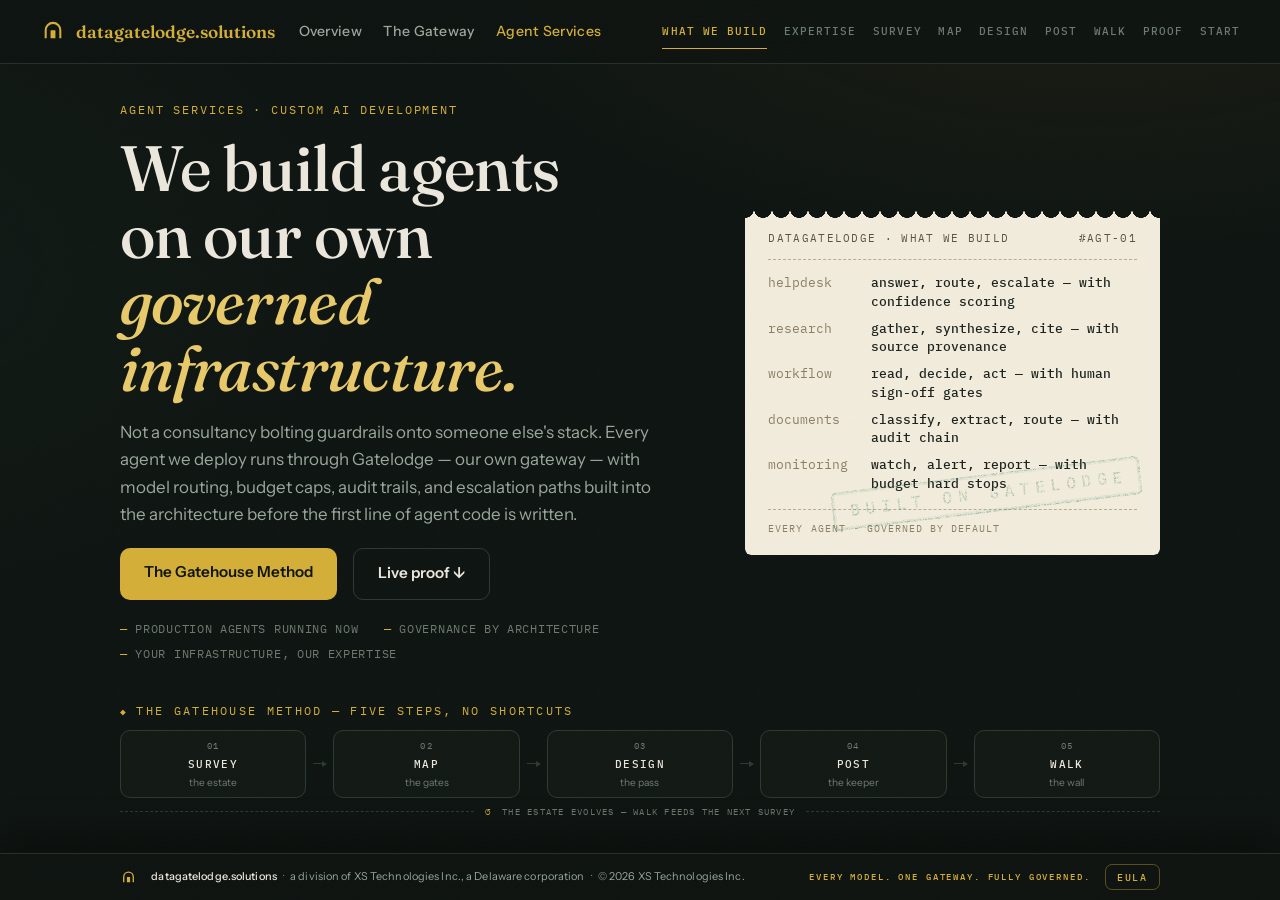
<file: site/services.html>
﻿<!DOCTYPE html>
<html lang="en">
<head>
<meta charset="utf-8">
<meta name="viewport" content="width=device-width, initial-scale=1">
<meta name="description" content="DataGateLodge Agent Services — custom AI agent development with the Gatehouse Method: survey, map, design, deploy, and operate on governed infrastructure.">
<meta name="theme-color" content="#0e1411">
<meta property="og:type" content="website">
<meta property="og:site_name" content="DataGateLodge">
<meta property="og:title" content="DataGateLodge — AI Agent Development Services">
<meta property="og:description" content="Custom AI agents built on governed infrastructure. Discovery, design, deployment, and operations.">
<meta property="og:url" content="https://datagatelodge.com/services.html">
<meta property="og:image" content="https://datagatelodge.com/og-image.png">
<meta name="twitter:card" content="summary_large_image">
<meta name="twitter:title" content="DataGateLodge — AI Agent Development Services">
<meta name="twitter:description" content="Custom AI agents built on governed infrastructure.">
<meta name="twitter:image" content="https://datagatelodge.com/og-image.png">
<title>Agent Services — DataGateLodge</title>
<link rel="icon" href='data:image/svg+xml,<svg xmlns="http://www.w3.org/2000/svg" viewBox="0 0 64 64"><rect width="64" height="64" rx="14" fill="%230e1411"/><path d="M14 50 V30 A18 18 0 0 1 50 30 V50" fill="none" stroke="%23d4af37" stroke-width="4"/><rect x="26" y="30" width="12" height="20" rx="1" fill="%23d4af37"/></svg>'>
<link rel="preconnect" href="https://fonts.googleapis.com">
<link rel="preconnect" href="https://fonts.gstatic.com" crossorigin>
<link href="https://fonts.googleapis.com/css2?family=Fraunces:opsz,wght@9..144,400;9..144,500;9..144,600&family=Instrument+Sans:wght@400;500;600&family=IBM+Plex+Mono:wght@400;500&display=swap" rel="stylesheet">
<link rel="stylesheet" href="styles.css?v=20261019">
<script src="https://challenges.cloudflare.com/turnstile/v0/api.js" async defer></script>
</head>
<body>

<nav class="nav" id="top">
  <a class="brand" href="/" aria-label="datagatelodge.solutions — home">
    <svg class="brand-mark" viewBox="0 0 64 64" aria-hidden="true"><path d="M14 50 V30 A18 18 0 0 1 50 30 V50" fill="none" stroke="currentColor" stroke-width="5"/><rect x="26" y="30" width="12" height="20" rx="1" fill="currentColor"/></svg>
    <span>datagatelodge.solutions</span>
  </a>
  <div class="nav-sections">
    <a href="/">Overview</a>
    <a href="/gatelodge.html">The Gateway</a>
    <a href="/services.html" aria-current="page">Agent Services</a>
  </div>
  <div class="nav-pages" role="tablist" aria-label="Agent Services — pages">
    <a href="#intro" role="tab" id="tab-intro" aria-controls="intro" aria-selected="true">What We Build</a>
    <a href="#expertise" role="tab" id="tab-expertise" aria-controls="expertise" aria-selected="false">Expertise</a>
    <a href="#survey" role="tab" id="tab-survey" aria-controls="survey" aria-selected="false">Survey</a>
    <a href="#map" role="tab" id="tab-map" aria-controls="map" aria-selected="false">Map</a>
    <a href="#design" role="tab" id="tab-design" aria-controls="design" aria-selected="false">Design</a>
    <a href="#post" role="tab" id="tab-post" aria-controls="post" aria-selected="false">Post</a>
    <a href="#walk" role="tab" id="tab-walk" aria-controls="walk" aria-selected="false">Walk</a>
    <a href="#proof" role="tab" id="tab-proof" aria-controls="proof" aria-selected="false">Proof</a>
    <a href="#what-we-need" role="tab" id="tab-what-we-need" aria-controls="what-we-need" aria-selected="false">Start</a>
  </div>
</nav>

<main>

<noscript><style>.tab-panel[hidden]{display:block}</style></noscript>

<!-- ── Page 1 — What We Build (section landing) ───────────────────────── -->
<section class="tab-panel" id="intro" role="tabpanel" aria-labelledby="tab-intro">

<header class="hero">
  <div class="arch" aria-hidden="true"></div>
  <div class="hero-inner">
    <div class="hero-copy">
      <p class="kicker">Agent Services · custom AI development</p>
      <h1>We build agents<br>on our own <em>governed infrastructure.</em></h1>
      <p class="lede">Not a consultancy bolting guardrails onto someone else's stack.
        Every agent we deploy runs through Gatelodge — our own gateway —
        with model routing, budget caps, audit trails, and escalation paths
        built into the architecture before the first line of agent code is written.</p>
      <div class="hero-actions">
        <a class="btn btn-brass" href="#survey">The Gatehouse Method</a>
        <a class="btn btn-ghost" href="#proof">Live proof ↓</a>
      </div>
      <ul class="hero-facts mono">
        <li>Production agents running now</li>
        <li>Governance by architecture</li>
        <li>Your infrastructure, our expertise</li>
      </ul>
    </div>

    <aside class="ticket" aria-label="What we build">
      <div class="ticket-head">
        <span class="mono">DATAGATELODGE · WHAT WE BUILD</span>
        <span class="mono">#AGT-01</span>
      </div>
      <dl class="ticket-rows mono">
        <div><dt>helpdesk</dt><dd>answer, route, escalate — with confidence scoring</dd></div>
        <div><dt>research</dt><dd>gather, synthesize, cite — with source provenance</dd></div>
        <div><dt>workflow</dt><dd>read, decide, act — with human sign-off gates</dd></div>
        <div><dt>documents</dt><dd>classify, extract, route — with audit chain</dd></div>
        <div><dt>monitoring</dt><dd>watch, alert, report — with budget hard stops</dd></div>
      </dl>
      <div class="ticket-stamp" aria-hidden="true">BUILT ON GATELODGE</div>
      <p class="ticket-foot mono">every agent · governed by default</p>
    </aside>
  </div>
</header>

<!-- the Gatehouse Method — the whole engagement on one line -->
<div class="mm-wrap page-pad" style="margin-top:.5rem; margin-bottom:.6rem">
  <p class="section-label mono" style="margin-bottom:.1rem">The Gatehouse Method — five steps, no shortcuts</p>
  <nav class="method-map" aria-label="The Gatehouse Method — steps">
    <a class="mm-node" href="#survey"><span class="mm-no">01</span><span class="mm-name">Survey</span><span class="mm-desc">the estate</span></a>
    <span class="mm-arrow" aria-hidden="true"></span>
    <a class="mm-node" href="#map"><span class="mm-no">02</span><span class="mm-name">Map</span><span class="mm-desc">the gates</span></a>
    <span class="mm-arrow" aria-hidden="true"></span>
    <a class="mm-node" href="#design"><span class="mm-no">03</span><span class="mm-name">Design</span><span class="mm-desc">the pass</span></a>
    <span class="mm-arrow" aria-hidden="true"></span>
    <a class="mm-node" href="#post"><span class="mm-no">04</span><span class="mm-name">Post</span><span class="mm-desc">the keeper</span></a>
    <span class="mm-arrow" aria-hidden="true"></span>
    <a class="mm-node" href="#walk"><span class="mm-no">05</span><span class="mm-name">Walk</span><span class="mm-desc">the wall</span></a>
  </nav>
  <p class="mm-loop"><span class="mm-loop-mark">↺</span> the estate evolves — walk feeds the next survey</p>
</div>

</section>

<!-- ── Page 2 — Expertise ────────────────────────────────────────────── -->
<section class="section tab-panel" id="expertise" role="tabpanel" aria-labelledby="tab-expertise" hidden>
  <p class="section-label mono">◆ What we bring</p>
  <h2>Not prompt engineers.<br><em>Infrastructure engineers.</em></h2>
  <p class="section-lede">We spent years building the gateway layer — the routing,
    governance, and observability that sits between your teams and every
    LLM. That's the foundation we build agents on, and it changes
    what's possible.</p>

  <div class="pillars">
    <article class="pillar reveal">
      <p class="pillar-tag mono">Model routing</p>
      <h3>The right model for each task</h3>
      <p>Agents that route cheap tasks to small models, flagship only when
        it matters, with automatic failover and hedge strategies. Cost is
        engineered, not hoped for.</p>
    </article>
    <article class="pillar reveal">
      <p class="pillar-tag mono">Governance</p>
      <h3>Proof, not promises</h3>
      <p>Every agent exchange written to an append-only, hash-linked audit
        trail. Budgets enforced by hard stops. Unapproved models
        don't even display.</p>
    </article>
    <article class="pillar reveal">
      <p class="pillar-tag mono">Escalation design</p>
      <h3>Humans where they matter</h3>
      <p>Confidence scoring routes uncertain answers to your team,
        not to a hallucination. High-stakes decisions stay human,
        with the agent doing the legwork.</p>
    </article>
    <article class="pillar reveal">
      <p class="pillar-tag mono">Self-hosted</p>
      <h3>Your perimeter, your data</h3>
      <p>Agents deployed on your infrastructure. Prompts and responses
        never leave your estate. No third-party SaaS dependency
        for the intelligence layer.</p>
    </article>
    <article class="pillar reveal">
      <p class="pillar-tag mono">Observability</p>
      <h3>See every request</h3>
      <p>Per-request structured logs, cost attribution by team and by
        agent, performance dashboards, and confidence-rate analytics —
        from the infrastructure, not from the agent's self-reporting.</p>
    </article>
    <article class="pillar reveal">
      <p class="pillar-tag mono">Our own proof</p>
      <h3>We eat our own cooking</h3>
      <p>The Gatekeeper on this site — answering questions, routing through
        our gateway, running on our budgets — is built exactly the way
        we'd build yours. Ask it anything.</p>
    </article>
  </div>
</section>

<!-- ── The Gatehouse Method · Step 01 — Survey ───────────────────────────── -->
<section class="section section-alt tab-panel" id="survey" role="tabpanel" aria-labelledby="tab-survey" hidden>
  <p class="section-label mono">The Gatehouse Method · Step 01 of 05</p>
  <h2>Survey <em>the estate.</em></h2>
  <div class="mm-wrap" style="margin:.35rem 0 1.15rem">
    <nav class="method-map" aria-label="The Gatehouse Method — steps">
      <a class="mm-node" href="#survey" aria-current="step"><span class="mm-no">01</span><span class="mm-name">Survey</span><span class="mm-desc">the estate</span></a>
      <span class="mm-arrow" aria-hidden="true"></span>
      <a class="mm-node" href="#map"><span class="mm-no">02</span><span class="mm-name">Map</span><span class="mm-desc">the gates</span></a>
      <span class="mm-arrow" aria-hidden="true"></span>
      <a class="mm-node" href="#design"><span class="mm-no">03</span><span class="mm-name">Design</span><span class="mm-desc">the pass</span></a>
      <span class="mm-arrow" aria-hidden="true"></span>
      <a class="mm-node" href="#post"><span class="mm-no">04</span><span class="mm-name">Post</span><span class="mm-desc">the keeper</span></a>
      <span class="mm-arrow" aria-hidden="true"></span>
      <a class="mm-node" href="#walk"><span class="mm-no">05</span><span class="mm-name">Walk</span><span class="mm-desc">the wall</span></a>
    </nav>
    <p class="mm-loop"><span class="mm-loop-mark">↺</span> the estate evolves — walk feeds the next survey</p>
  </div>
  <p class="section-lede">Most agent projects fail because someone started
    building before understanding the estate. We don't. We walk your
    workflows, map your decision points, and re-engineer the process
    before we write agent code.</p>

  <div class="method-grid">
    <div class="method-main">
      <p class="method-intro">We document your existing workflows end-to-end — every person,
        system, document, and handoff involved. Not the org-chart version;
        the version that actually happens on a Tuesday.</p>
      <p class="mono note">What we're looking for</p>
      <ul class="method-list">
        <li>Who does what, with what information, in what order</li>
        <li>Where work stalls: queues, approvals, handoffs, rework loops</li>
        <li>Which systems hold the information people need to do their jobs</li>
        <li>What's measured today vs. what actually matters</li>
      </ul>
      <p class="mono note">Deliverable</p>
      <p class="mono small">Annotated process map with friction points scored by
        frequency × cost × agent-replaceability</p>
    </div>
    <aside class="method-verdict">
      <span class="verdict-tag mono">Why it matters</span>
      <p class="mono">→ Before we design anything, we know where the gates in your
        estate actually are — and which ones are worth automating first.</p>
    </aside>
  </div>

  <nav class="step-nav mono" aria-label="Method steps">
    <a href="#expertise">â† Expertise</a>
    <span class="step-mid">The Gatehouse Method · 01 of 05</span>
    <a href="#map">02 · Map →</a>
  </nav>
</section>

<!-- ── The Gatehouse Method · Step 02 — Map ───────────────────────────────── -->
<section class="section section-alt tab-panel" id="map" role="tabpanel" aria-labelledby="tab-map" hidden>
  <p class="section-label mono">The Gatehouse Method · Step 02 of 05</p>
  <h2>Map <em>the gates.</em></h2>
  <div class="mm-wrap" style="margin:.35rem 0 1.15rem">
    <nav class="method-map" aria-label="The Gatehouse Method — steps">
      <a class="mm-node" href="#survey"><span class="mm-no">01</span><span class="mm-name">Survey</span><span class="mm-desc">the estate</span></a>
      <span class="mm-arrow" aria-hidden="true"></span>
      <a class="mm-node" href="#map" aria-current="step"><span class="mm-no">02</span><span class="mm-name">Map</span><span class="mm-desc">the gates</span></a>
      <span class="mm-arrow" aria-hidden="true"></span>
      <a class="mm-node" href="#design"><span class="mm-no">03</span><span class="mm-name">Design</span><span class="mm-desc">the pass</span></a>
      <span class="mm-arrow" aria-hidden="true"></span>
      <a class="mm-node" href="#post"><span class="mm-no">04</span><span class="mm-name">Post</span><span class="mm-desc">the keeper</span></a>
      <span class="mm-arrow" aria-hidden="true"></span>
      <a class="mm-node" href="#walk"><span class="mm-no">05</span><span class="mm-name">Walk</span><span class="mm-desc">the wall</span></a>
    </nav>
    <p class="mm-loop"><span class="mm-loop-mark">↺</span> the estate evolves — walk feeds the next survey</p>
  </div>
  <p class="section-lede">Every workflow has decision points — moments where a human
    judges, approves, routes, or escalates. We identify each one and score
    whether an agent can hold it.</p>

  <div class="method-grid">
    <div class="method-main">
      <p class="mono note">What we're looking for</p>
      <ul class="method-list">
        <li>What information feeds the decision (documents, data, context)</li>
        <li>What happens on each branch — and the cost of getting it wrong</li>
        <li>Which decisions are routine (high-volume, pattern-based)
          vs. high-stakes (regulatory, relational, irrevocable)</li>
        <li>What "good enough" looks like — the threshold for agent confidence</li>
      </ul>
      <p class="mono note">Deliverable</p>
      <p class="mono small">Decision-point inventory with agent-replaceability
        scoring and information-source mapping</p>
    </div>
    <aside class="method-verdict">
      <span class="verdict-tag mono">Why it matters</span>
      <p class="mono">→ Every gate gets a verdict: agent-ready, human-only,
        or hybrid (agent drafts, human approves). The hybrid gates
        are usually the highest ROI.</p>
    </aside>
  </div>

  <nav class="step-nav mono" aria-label="Method steps">
    <a href="#survey">â† 01 · Survey</a>
    <span class="step-mid">The Gatehouse Method · 02 of 05</span>
    <a href="#design">03 · Design →</a>
  </nav>
</section>

<!-- ── The Gatehouse Method · Step 03 — Design ────────────────────────────── -->
<section class="section section-alt tab-panel" id="design" role="tabpanel" aria-labelledby="tab-design" hidden>
  <p class="section-label mono">The Gatehouse Method · Step 03 of 05</p>
  <h2>Design <em>the pass.</em></h2>
  <div class="mm-wrap" style="margin:.35rem 0 1.15rem">
    <nav class="method-map" aria-label="The Gatehouse Method — steps">
      <a class="mm-node" href="#survey"><span class="mm-no">01</span><span class="mm-name">Survey</span><span class="mm-desc">the estate</span></a>
      <span class="mm-arrow" aria-hidden="true"></span>
      <a class="mm-node" href="#map"><span class="mm-no">02</span><span class="mm-name">Map</span><span class="mm-desc">the gates</span></a>
      <span class="mm-arrow" aria-hidden="true"></span>
      <a class="mm-node" href="#design" aria-current="step"><span class="mm-no">03</span><span class="mm-name">Design</span><span class="mm-desc">the pass</span></a>
      <span class="mm-arrow" aria-hidden="true"></span>
      <a class="mm-node" href="#post"><span class="mm-no">04</span><span class="mm-name">Post</span><span class="mm-desc">the keeper</span></a>
      <span class="mm-arrow" aria-hidden="true"></span>
      <a class="mm-node" href="#walk"><span class="mm-no">05</span><span class="mm-name">Walk</span><span class="mm-desc">the wall</span></a>
    </nav>
    <p class="mm-loop"><span class="mm-loop-mark">↺</span> the estate evolves — walk feeds the next survey</p>
  </div>
  <p class="section-lede">We re-engineer the workflow: which gates become agentic loops,
    which stay human, and how the two hand off cleanly.</p>

  <div class="method-grid">
    <div class="method-main">
      <p class="mono note">What we're designing</p>
      <ul class="method-list">
        <li>The agent's knowledge base — what it knows, what it looks up,
          what it admits it doesn't know</li>
        <li>The confidence threshold — below it, escalate; above it, act</li>
        <li>The escalation path — who gets notified, with what context,
          and how they respond</li>
        <li>The routing plan — which model handles which task,
          with what budget, and what happens when the budget runs out</li>
        <li>The audit specification — what gets logged, how it's chained,
          who can verify it</li>
      </ul>
      <p class="mono note">Deliverable</p>
      <p class="mono small">Re-engineered process with agent architecture,
        routing plan, guardrail specification, and escalation design</p>
    </div>
    <aside class="method-verdict">
      <span class="verdict-tag mono">Why it matters</span>
      <p class="mono">→ This is where most consultancies stop.
        We keep going — because the design isn't real until
        it's running on governed infrastructure.</p>
    </aside>
  </div>

  <nav class="step-nav mono" aria-label="Method steps">
    <a href="#map">â† 02 · Map</a>
    <span class="step-mid">The Gatehouse Method · 03 of 05</span>
    <a href="#post">04 · Post →</a>
  </nav>
</section>

<!-- ── The Gatehouse Method · Step 04 — Post ──────────────────────────────── -->
<section class="section section-alt tab-panel" id="post" role="tabpanel" aria-labelledby="tab-post" hidden>
  <p class="section-label mono">The Gatehouse Method · Step 04 of 05</p>
  <h2>Post <em>the keeper.</em></h2>
  <div class="mm-wrap" style="margin:.35rem 0 1.15rem">
    <nav class="method-map" aria-label="The Gatehouse Method — steps">
      <a class="mm-node" href="#survey"><span class="mm-no">01</span><span class="mm-name">Survey</span><span class="mm-desc">the estate</span></a>
      <span class="mm-arrow" aria-hidden="true"></span>
      <a class="mm-node" href="#map"><span class="mm-no">02</span><span class="mm-name">Map</span><span class="mm-desc">the gates</span></a>
      <span class="mm-arrow" aria-hidden="true"></span>
      <a class="mm-node" href="#design"><span class="mm-no">03</span><span class="mm-name">Design</span><span class="mm-desc">the pass</span></a>
      <span class="mm-arrow" aria-hidden="true"></span>
      <a class="mm-node" href="#post" aria-current="step"><span class="mm-no">04</span><span class="mm-name">Post</span><span class="mm-desc">the keeper</span></a>
      <span class="mm-arrow" aria-hidden="true"></span>
      <a class="mm-node" href="#walk"><span class="mm-no">05</span><span class="mm-name">Walk</span><span class="mm-desc">the wall</span></a>
    </nav>
    <p class="mm-loop"><span class="mm-loop-mark">↺</span> the estate evolves — walk feeds the next survey</p>
  </div>
  <p class="section-lede">We build and deploy the agent on Gatelodge enterprise
    infrastructure — the same product we ship, running on your servers.</p>

  <div class="method-grid">
    <div class="method-main">
      <p class="mono note">What's built in</p>
      <ul class="method-list">
        <li>Model routing with monthly budget caps (hard stops, not warnings)</li>
        <li>Tamper-evident audit chain — every exchange hash-linked</li>
        <li>Allowlisted backends — unapproved models can't even be requested</li>
        <li>Confidence scoring with escalation to named humans</li>
        <li>Live knowledge base — corrections apply on the next question,
          not the next deploy</li>
      </ul>
      <p class="mono note">Deliverable</p>
      <p class="mono small">Production agent, deployed on your infrastructure,
        monitored and operating</p>
    </div>
    <aside class="method-verdict">
      <span class="verdict-tag mono">Why it matters</span>
      <p class="mono">→ The agent is live, governed, and you can see
        every request it handles. But deployment isn't the end —
        it's the beginning of operations.</p>
    </aside>
  </div>

  <nav class="step-nav mono" aria-label="Method steps">
    <a href="#design">â† 03 · Design</a>
    <span class="step-mid">The Gatehouse Method · 04 of 05</span>
    <a href="#walk">05 · Walk →</a>
  </nav>
</section>

<!-- ── The Gatehouse Method · Step 05 — Walk ──────────────────────────────── -->
<section class="section section-alt tab-panel" id="walk" role="tabpanel" aria-labelledby="tab-walk" hidden>
  <p class="section-label mono">The Gatehouse Method · Step 05 of 05</p>
  <h2>Walk <em>the wall.</em></h2>
  <div class="mm-wrap" style="margin:.35rem 0 1.15rem">
    <nav class="method-map" aria-label="The Gatehouse Method — steps">
      <a class="mm-node" href="#survey"><span class="mm-no">01</span><span class="mm-name">Survey</span><span class="mm-desc">the estate</span></a>
      <span class="mm-arrow" aria-hidden="true"></span>
      <a class="mm-node" href="#map"><span class="mm-no">02</span><span class="mm-name">Map</span><span class="mm-desc">the gates</span></a>
      <span class="mm-arrow" aria-hidden="true"></span>
      <a class="mm-node" href="#design"><span class="mm-no">03</span><span class="mm-name">Design</span><span class="mm-desc">the pass</span></a>
      <span class="mm-arrow" aria-hidden="true"></span>
      <a class="mm-node" href="#post"><span class="mm-no">04</span><span class="mm-name">Post</span><span class="mm-desc">the keeper</span></a>
      <span class="mm-arrow" aria-hidden="true"></span>
      <a class="mm-node" href="#walk" aria-current="step"><span class="mm-no">05</span><span class="mm-name">Walk</span><span class="mm-desc">the wall</span></a>
    </nav>
    <p class="mm-loop"><span class="mm-loop-mark">↺</span> the estate evolves — walk feeds the next survey</p>
  </div>
  <p class="section-lede">We stay. The agent's real-world performance feeds back into
    the design: confidence thresholds tighten, the knowledge base
    grows, new gates get mapped.</p>

  <div class="method-grid">
    <div class="method-main">
      <p class="mono note">What we monitor</p>
      <ul class="method-list">
        <li>Confidence rate — is the agent sure enough, often enough?</li>
        <li>Escalation patterns — what questions keep landing on humans?</li>
        <li>Cost per decision — is the routing plan earning its keep?</li>
        <li>Knowledge gaps — what's missing from the KB that should be there?</li>
        <li>New opportunities — which adjacent gates are now agent-ready?</li>
      </ul>
      <p class="mono note">Deliverable</p>
      <p class="mono small">Operations reports with recommendations,
        KB updates, and a quarterly re-assessment of the estate</p>
    </div>
    <aside class="method-verdict">
      <span class="verdict-tag mono">Why it matters</span>
      <p class="mono">→ The estate evolves. The agent evolves with it.
        That's the difference between a project and a capability.</p>
    </aside>
  </div>

  <nav class="step-nav mono" aria-label="Method steps">
    <a href="#post">â† 04 · Post</a>
    <span class="step-mid">The Gatehouse Method · 05 of 05</span>
    <a href="#proof">Live proof →</a>
  </nav>
</section>

<!-- ── The proof ────────────────────────────────────────────────────────── -->
<section class="section tab-panel" id="proof" role="tabpanel" aria-labelledby="tab-proof" hidden>
  <p class="section-label mono">◆ Live proof</p>
  <h2>The Gatekeeper is running<br><em>on this page right now.</em></h2>
  <p class="section-lede">Our own helpdesk agent — built with the Gatehouse Method,
    deployed on Gatelodge, answering real questions from real visitors.
    Click the brass button at the bottom-right and ask it how we build agents.</p>

  <div class="partner-strip">
    <span>Built with</span><span>the Gatehouse Method</span>
    <span>Running on</span><span>Gatelodge enterprise</span>
    <span>Governed by</span><span>budgets + audit chain</span>
  </div>

  <div class="grid2" style="margin-top:2rem">
    <article class="pillar reveal">
      <p class="pillar-tag mono">Two-stage routing</p>
      <h3>Cheap triage, quality answers</h3>
      <p>The Gatekeeper uses a small model to classify each question
        and pick the right knowledge document, then a larger model to
        generate the answer. Cost engineered at the routing layer.</p>
    </article>
    <article class="pillar reveal">
      <p class="pillar-tag mono">Hybrid autonomy</p>
      <h3>Confident answers send, uncertain ones collect</h3>
      <p>When the agent is sure, it answers directly. When it isn't,
        it collects the visitor's email and escalates to our team —
        with the full transcript. Every escalation improves the
        knowledge base.</p>
    </article>
  </div>
</section>

<!-- ── What we need from you ────────────────────────────────────────────── -->
<section class="section section-alt tab-panel" id="what-we-need" role="tabpanel" aria-labelledby="tab-what-we-need" hidden>
  <p class="section-label mono">◆ To start</p>
  <h2>What we need<br><em>from you.</em></h2>
  <p class="section-lede">The Gate Assessment starts with a conversation —
    not a form. Here's what helps us move fast:</p>

  <div class="download-grid">
    <div class="download-facts">
      <ul class="hero-facts mono">
        <li>The workflow you want to improve (even just "the one that always breaks")</li>
        <li>Who's involved — the people, the systems, the documents</li>
        <li>What "better" looks like — faster, cheaper, fewer errors, 24/7</li>
        <li>What you can't automate — regulatory, contractual, or "we just won't"</li>
      </ul>
    </div>
    <div class="download-card" id="contact-card-2">
      <p class="download-ready">Knock.</p>
      <p class="mono muted" style="margin-bottom:1.2rem">The gate opens for a reason.</p>
      <div style="display:flex;flex-direction:column;gap:.7rem">
        <a class="btn btn-brass wide" href="mailto:support@datagatelodge.com">Email us</a>
        <a class="btn btn-ghost wide" href="tel:+13028303151">1-(302) 830-3151</a>
        <p class="mono muted" style="margin-top:.5rem">or click the brass button ↘</p>
      </div>
    </div>
  </div>
</section>

</main>

<footer class="dock" role="contentinfo">
  <div class="dock-inner">
    <svg class="dock-mark" viewBox="0 0 64 64" aria-hidden="true"><path d="M14 50 V30 A18 18 0 0 1 50 30 V50" fill="none" stroke="currentColor" stroke-width="5"/><rect x="26" y="30" width="12" height="20" rx="1" fill="currentColor"/></svg>
    <p class="dock-legal"><strong>datagatelodge.solutions</strong><span class="sep">·</span>a division of XS Technologies Inc., a Delaware corporation<span class="sep">·</span>© 2026 XS Technologies Inc.</p>
    <p class="dock-line">Every model. One gateway. Fully governed.</p>
    <button class="dock-eula" type="button" data-modal-open="eula-modal">EULA</button>
  </div>
</footer>

<dialog class="eula-modal modal" id="eula-modal" aria-labelledby="eula-title">
  <div class="eula-frame">
    <div class="eula-head">
      <div>
        <p class="eula-kicker">XS Technologies Inc. · DataGateLodge division</p>
        <p class="eula-title" id="eula-title">Software End-User License Agreement</p>
      </div>
      <button class="eula-close" type="button" data-modal-close aria-label="Close agreement">✕</button>
    </div>
    <div class="eula-body" id="eula-body">
      <p class="mono">Loading the agreement…</p>
    </div>
    <div class="eula-foot mono">Gatelodge · machine-code distribution ·
      <a href="/eula.html">open as a page</a></div>
  </div>
</dialog>

<script src="site.js?v=20261017"></script>
<script src="chat.js?v=20261018"></script>
</body>
</html>
</file>
<file: site/styles.css>
/* Gatelodge — the gatehouse aesthetic.
   Deep lodge-green ink, brass lanterns, ledger rules, stamped passes.
   Fraunces (display) · Instrument Sans (body) · IBM Plex Mono (annotations). */

:root {
  --ink: #0e1411;          /* page — green-black night at the gate */
  --ink-2: #121a15;
  --surface: #1a241d;      /* cards — lodge slate */
  --surface-2: #202c24;
  --line: #2c3a30;         /* ledger rules */
  --line-soft: #243028;
  --brass: #d4af37;        /* the lantern */
  --brass-bright: #e8ca6a;
  --brass-dim: rgba(212, 175, 55, .13);
  --paper: #ece7dd;        /* warm lamplight text */
  --muted: #9aa79d;
  --faint: #6d7a70;
  --cleared: #57b481;      /* stamp green */
  --danger: #c4705f;       /* pain markers */
  --ticket-paper: #f2ecdd;
  --ticket-ink: #1c231e;

  --font-display: "Fraunces", Georgia, serif;
  --font-body: "Instrument Sans", "Segoe UI", sans-serif;
  --font-mono: "IBM Plex Mono", Consolas, monospace;

  --w: 1120px;
  --r: 14px;
  --nav-h: 64px;
  --dock-h: 46px;        /* fixed bottom dock */
  --tabs-h: 47px;        /* sticky tab bar */
}

* { margin: 0; padding: 0; box-sizing: border-box; }

html { scroll-behavior: smooth; }

body {
  background:
    radial-gradient(1100px 500px at 85% -5%, rgba(212,175,55,.06), transparent 60%),
    radial-gradient(900px 600px at -10% 30%, rgba(87,180,129,.04), transparent 55%),
    var(--ink);
  color: var(--paper);
  font-family: var(--font-body);
  font-size: 16.5px;
  line-height: 1.62;
  padding-bottom: var(--dock-h);   /* the fixed dock owns the bottom strip */
  -webkit-font-smoothing: antialiased;
}

main { display: block; padding-bottom: 1.5rem; }

.mono { font-family: var(--font-mono); }

::selection { background: var(--brass); color: var(--ink); }

/* ── nav ──────────────────────────────────────────────────────────────── */
/* one bar, two levels: main sections left (after the brand), the current
   section's page list on the right. The page list is the tab strip —
   links swap pages in place (see site.js initTabs). */

.nav {
  position: fixed; inset: 0 0 auto 0; z-index: 50;
  display: flex; align-items: center; flex-wrap: wrap;
  column-gap: 1.5rem; row-gap: 0;
  padding: 0 clamp(1rem, 4vw, 2.5rem);
  min-height: var(--nav-h);
  background: rgba(14, 20, 17, .88);
  backdrop-filter: blur(12px);
  border-bottom: 1px solid var(--line-soft);
}

.brand {
  display: flex; align-items: center; gap: .6rem;
  color: var(--brass); text-decoration: none;
  font-family: var(--font-display); font-size: 1.08rem; font-weight: 600;
  letter-spacing: 0;
  white-space: nowrap;
  padding: .55rem 0;
}
.brand-mark { width: 26px; height: 26px; }

.nav-sections { display: flex; align-items: center; gap: 1.35rem; }
.nav-sections a {
  color: var(--muted); text-decoration: none; font-size: .88rem;
  font-weight: 500; letter-spacing: .02em;
  padding: 1.1rem 0;
  transition: color .18s ease;
}
.nav-sections a:hover { color: var(--brass-bright); }
.nav-sections a[aria-current="page"] { color: var(--brass); }

.nav-pages {
  display: flex; align-items: center; gap: 1.05rem;
  margin-left: auto; max-width: 100%;
  overflow-x: auto; scrollbar-width: none;
  -webkit-overflow-scrolling: touch;
}
.nav-pages::-webkit-scrollbar { display: none; }
.nav-pages a {
  color: var(--faint); text-decoration: none; white-space: nowrap;
  font-family: var(--font-mono); font-size: .66rem; font-weight: 500;
  letter-spacing: .1em; text-transform: uppercase;
  padding: .58rem 0 .5rem;
  border-bottom: 2px solid transparent; margin-bottom: -1px;
  transition: color .18s ease, border-color .18s ease;
}
.nav-pages a:hover { color: var(--paper); }
.nav-pages a[aria-selected="true"] { color: var(--brass); border-bottom-color: var(--brass); }
.nav-pages a:focus-visible { outline: 2px solid var(--brass); outline-offset: 2px; }

.nav-cta {
  font-family: var(--font-mono); font-size: .74rem; letter-spacing: .08em;
  text-transform: uppercase; text-decoration: none; color: var(--ink);
  background: var(--brass); padding: .5rem 1rem; border-radius: 8px;
  font-weight: 500; transition: background .18s ease, transform .18s ease;
}
.nav-cta:hover { background: var(--brass-bright); transform: translateY(-1px); }

@media (max-width: 960px) {
  .nav { column-gap: 1rem; }
  .nav-sections { gap: .95rem; }
  .nav-sections a { font-size: .8rem; padding: .95rem 0; }
  .nav-cta { display: none; }
}
@media (max-width: 620px) {
  .brand span { display: none; }
  .nav-sections { gap: .8rem; }
  .nav-sections a { font-size: .76rem; letter-spacing: 0; }
  .nav-pages { gap: .85rem; }
}

/* ── hero ─────────────────────────────────────────────────────────────── */

.hero { position: relative; overflow: hidden; padding: 6.25rem 0 1.9rem; }

.arch {
  position: absolute; inset: 0; pointer-events: none;
  background:
    /* the gatehouse arch, drawn in rules */
    radial-gradient(circle 58% at 72% 34%, transparent 97%, var(--line-soft) 97.6%, transparent 98.6%),
    /* lantern glow at the arch crown */
    radial-gradient(360px 260px at 72% 8%, rgba(212,175,55,.10), transparent 70%);
  opacity: .8;
}

.hero-inner {
  position: relative; max-width: var(--w); margin: 0 auto;
  padding: 0 clamp(1.2rem, 4vw, 2.5rem);
  display: grid; grid-template-columns: 1.15fr .85fr;
  gap: clamp(2rem, 5vw, 4.5rem); align-items: center;
}

@media (max-width: 960px) { .hero-inner { grid-template-columns: 1fr; } }

.kicker {
  font-family: var(--font-mono); font-size: .74rem; letter-spacing: .16em;
  text-transform: uppercase; color: var(--brass); margin-bottom: 1rem;
}

.hero h1 {
  font-family: var(--font-display); font-weight: 500;
  font-size: clamp(2.4rem, 5vw, 4rem);
  line-height: 1.04; letter-spacing: -.01em; margin-bottom: 1.1rem;
}
.hero h1 em { font-style: italic; color: var(--brass-bright); }

.lede { font-size: 1.06rem; color: var(--muted); max-width: 34rem; margin-bottom: 1.2rem; }
.lede strong { color: var(--paper); font-weight: 600; }

.hero-actions { display: flex; gap: 1rem; flex-wrap: wrap; margin-bottom: 1.3rem; }

.btn {
  display: inline-block; text-decoration: none; border-radius: 10px;
  padding: .78rem 1.5rem; font-weight: 600; font-size: .95rem;
  transition: transform .18s ease, background .18s ease, border-color .18s ease;
}
.btn-brass { background: var(--brass); color: var(--ink); }
.btn-brass:hover { background: var(--brass-bright); transform: translateY(-2px); }
.btn-ghost { border: 1px solid var(--line); color: var(--paper); }
.btn-ghost:hover { border-color: var(--brass); color: var(--brass-bright); transform: translateY(-2px); }
.wide { width: 100%; text-align: center; }

.hero-facts {
  display: flex; flex-wrap: wrap; gap: .4rem 1.6rem; list-style: none;
  font-size: .72rem; letter-spacing: .06em; color: var(--faint);
  text-transform: uppercase;
}
.hero-facts li::before { content: "— "; color: var(--brass); }

/* ── the ticket (hero aside) ──────────────────────────────────────────── */

.ticket {
  position: relative;
  background: var(--ticket-paper); color: var(--ticket-ink);
  border-radius: 6px; padding: 1.3rem 1.45rem 1.05rem;
  box-shadow: 0 24px 60px rgba(0,0,0,.5), 0 2px 8px rgba(0,0,0,.35);
  transform: rotate(1.4deg);
  /* perforated top edge */
  -webkit-mask:
    radial-gradient(9px at 9px 0, transparent 97%, #000) 9px 0 / 18px 18px repeat-x,
    linear-gradient(#000 0 0) 0 18px / 100% calc(100% - 18px) no-repeat;
  mask:
    radial-gradient(9px at 9px 0, transparent 97%, #000) 9px 0 / 18px 18px repeat-x,
    linear-gradient(#000 0 0) 0 18px / 100% calc(100% - 18px) no-repeat;
}

.ticket-head {
  display: flex; justify-content: space-between; gap: 1rem;
  font-size: .68rem; letter-spacing: .12em; text-transform: uppercase;
  color: #5a5343; border-bottom: 1px dashed #b8ad93;
  padding-bottom: .7rem; margin-bottom: .9rem;
}

.ticket-rows { display: grid; gap: .52rem; }
.ticket-rows > div {
  display: grid; grid-template-columns: 5.6rem 1fr; gap: .8rem;
  font-size: .8rem; line-height: 1.45;
}
.ticket-rows dt { color: #8a7f65; }
.ticket-rows dd { color: var(--ticket-ink); font-weight: 500; }

.ticket-stamp {
  position: absolute; right: 1.1rem; bottom: 2.6rem;
  font-family: var(--font-mono); font-weight: 500; font-size: 1.02rem;
  letter-spacing: .34em; text-transform: uppercase;
  color: #2e7d52; border: 2.5px solid #2e7d52; border-radius: 6px;
  padding: .28rem .7rem .28rem 1rem; transform: rotate(-7deg);
  opacity: .82;
  box-shadow: inset 0 0 0 1.5px rgba(46,125,82,.35);
  mask-image: url("data:image/svg+xml,%3Csvg xmlns='http://www.w3.org/2000/svg' width='120' height='120'%3E%3Cfilter id='n'%3E%3CfeTurbulence baseFrequency='.9' numOctaves='2'/%3E%3CfeColorMatrix values='0 0 0 0 0 0 0 0 0 0 0 0 0 0 0 0 0 0 .9 0'/%3E%3C/filter%3E%3Crect width='120' height='120' filter='url(%23n)'/%3E%3C/svg%3E");
  mask-size: 120px;
}

.ticket-foot {
  margin-top: 1rem; font-size: .64rem; letter-spacing: .1em;
  text-transform: uppercase; color: #8a7f65;
  border-top: 1px dashed #b8ad93; padding-top: .7rem;
}

/* ── sections ─────────────────────────────────────────────────────────── */

.section {
  max-width: var(--w); margin: 0 auto;
  padding: clamp(2rem, 4vw, 2.75rem) clamp(1.2rem, 4vw, 2.5rem) 0;
}
.section-alt {
  max-width: none;
  background: linear-gradient(180deg, transparent, rgba(24, 33, 27, .55) 12%, rgba(24, 33, 27, .55) 88%, transparent);
}
/* every child — label included — sits in the centered column, so the
   page title always reads above the page content, aligned with it */
.section-alt > * { max-width: var(--w); margin-left: auto; margin-right: auto;
  padding-left: clamp(1.2rem, 4vw, 2.5rem); padding-right: clamp(1.2rem, 4vw, 2.5rem); }

.section-label {
  font-size: .72rem; letter-spacing: .2em; text-transform: uppercase;
  color: var(--brass); margin-bottom: .7rem;
}
.section-label::before { content: "◆ "; font-size: .6rem; }

.section h2 {
  font-family: var(--font-display); font-weight: 500;
  font-size: clamp(1.8rem, 3.4vw, 2.6rem); line-height: 1.1;
  margin-bottom: .8rem; letter-spacing: -.005em;
}
.section h2 em { font-style: italic; color: var(--brass-bright); }

.section-lede { color: var(--muted); font-size: 1rem; max-width: 42rem; margin-bottom: .75rem; }

/* ── ledger (the problem) ─────────────────────────────────────────────── */

.ledger { border-top: 2px solid var(--line); }

.ledger-row {
  display: grid; grid-template-columns: 3.4rem 1.05fr 1fr; gap: 1.2rem;
  padding: 1rem .4rem;
  border-bottom: 1px solid var(--line);
  transition: background .2s ease;
}
.ledger-row:hover { background: rgba(212,175,55,.04); }

.ledger-no { color: var(--danger); font-size: .82rem; padding-top: .3rem; }
.ledger-pain h3 { font-size: 1rem; font-weight: 600; margin-bottom: .3rem; }
.ledger-pain p { color: var(--muted); font-size: .88rem; }
.ledger-fix p { color: var(--faint); font-size: .76rem; line-height: 1.65; padding-top: .3rem; }
.ledger-fix .mono { color: var(--cleared); }

@media (max-width: 860px) {
  .ledger-row { grid-template-columns: 2.4rem 1fr; }
  .ledger-fix { grid-column: 2; }
}

/* ── pillars (capabilities) ───────────────────────────────────────────── */

.pillars {
  display: grid; grid-template-columns: repeat(3, 1fr); gap: .85rem;
  padding-bottom: .3rem;
}
@media (max-width: 980px) { .pillars { grid-template-columns: repeat(2, 1fr); } }
@media (max-width: 640px) { .pillars { grid-template-columns: 1fr; } }

/* personas — one line per stakeholder */
.persona-row {
  display: grid; grid-template-columns: repeat(4, 1fr); gap: .8rem;
  margin: 0 0 .45rem;
}
@media (max-width: 980px) { .persona-row { grid-template-columns: repeat(2, 1fr); } }
@media (max-width: 640px) { .persona-row { grid-template-columns: 1fr; } }
.persona {
  background: var(--surface); border: 1px solid var(--line-soft);
  border-left: 2px solid var(--brass); border-radius: 8px;
  padding: .38rem .6rem; font-size: .76rem; line-height: 1.38;
  color: var(--paper);
}
.persona-for {
  color: var(--brass); font-size: .58rem; letter-spacing: .16em;
  text-transform: uppercase; margin-right: .35rem;
}

/* product screenshots */
.shot-grid {
  display: grid; grid-template-columns: repeat(3, 1fr); gap: 1.1rem;
  margin-bottom: 1.5rem;
}
@media (max-width: 980px) { .shot-grid { grid-template-columns: 1fr; } }
.shot {
  margin: 0; background: var(--surface);
  border: 1px solid var(--line-soft); border-radius: 12px;
  overflow: hidden; display: flex; flex-direction: column;
}
.shot img {
  display: block; width: 100%; height: auto;
  border-bottom: 1px solid var(--line-soft);
}
.shot figcaption {
  font-size: .76rem; line-height: 1.5; color: var(--muted);
  padding: .7rem .85rem;
}
.shot figcaption strong { color: var(--paper); }

/* product band — audit verification + agents teaser */
.product-band {
  display: grid; grid-template-columns: 1fr 1fr; gap: 1.1rem;
}
@media (max-width: 980px) { .product-band { grid-template-columns: 1fr; } }
.product-note {
  background: var(--surface); border: 1px solid var(--line-soft);
  border-left: 3px solid var(--brass); border-radius: 10px;
  padding: .95rem 1.05rem;
}
.product-note p { font-size: .84rem; line-height: 1.6; margin: 0; }
.product-note .note-tag {
  color: var(--brass); font-size: .6rem; letter-spacing: .16em;
  text-transform: uppercase; margin-bottom: .5rem;
}
.product-note a { color: var(--brass); }

/* executive brief — trigger link + modal role blocks */
.exec-brief-link {
  margin: .35rem 0 0; font-size: .68rem; letter-spacing: .06em;
  text-transform: uppercase;
}
.exec-brief-link button {
  background: none; border: none; color: var(--brass); cursor: pointer;
  font: inherit; letter-spacing: inherit; text-transform: inherit;
  padding: 0; text-decoration: none;
}
.exec-brief-link button:hover { text-decoration: underline; }
.exec-roles { display: grid; grid-template-columns: 1fr 1fr; gap: .9rem; }
@media (max-width: 860px) { .exec-roles { grid-template-columns: 1fr; } }
.exec-role {
  background: var(--surface); border: 1px solid var(--line-soft);
  border-left: 3px solid var(--brass); border-radius: 10px;
  padding: .8rem .95rem;
}
.exec-role p { font-size: .82rem; line-height: 1.55; margin: 0; }
.exec-role .note-tag {
  color: var(--brass); font-size: .6rem; letter-spacing: .16em;
  text-transform: uppercase; margin-bottom: .45rem;
}
.exec-table { margin-top: 1rem; }
.exec-scope {
  margin-top: .9rem; color: var(--muted); font-size: .64rem;
  letter-spacing: .08em; text-transform: uppercase; line-height: 1.7;
}

/* content vault modal */
.vault-intro { color: var(--muted); font-size: .88rem; line-height: 1.65; margin-bottom: 1rem; }
.vault-shot {
  display: block; width: 100%; height: auto;
  border: 1px solid var(--line-soft); border-radius: 10px;
  background: #0c110e;
}
.vault-points { list-style: none; margin-top: 1rem; display: grid; gap: .55rem; }
.vault-points li {
  color: var(--muted); font-size: .82rem; line-height: 1.55;
  padding-left: 1.1rem; position: relative;
}
.vault-points li::before {
  content: "◆"; position: absolute; left: 0; top: 0;
  color: var(--brass); font-size: .6rem; line-height: 2;
}
.vault-points strong { color: var(--paper); }

/* download alternate CTAs */
.download-alt {
  display: flex; gap: 1.1rem; justify-content: center;
  margin-top: 1rem; font-size: .68rem; letter-spacing: .06em;
}
.download-alt a { color: var(--brass); text-decoration: none; }
.download-alt a:hover { text-decoration: underline; }

.pillar {
  background: var(--surface); border: 1px solid var(--line-soft);
  border-radius: var(--r); padding: .85rem 1.05rem .95rem;
  transition: transform .22s ease, border-color .22s ease, box-shadow .22s ease;
}
.pillar:hover {
  transform: translateY(-4px); border-color: var(--brass);
  box-shadow: 0 18px 44px rgba(0,0,0,.35);
}
.pillar-tag {
  font-size: .68rem; letter-spacing: .18em; text-transform: uppercase;
  color: var(--brass); margin-bottom: .5rem;
}
.pillar h3 { font-family: var(--font-display); font-weight: 500; font-size: 1.22rem; margin-bottom: .5rem; }
.pillar p { color: var(--muted); font-size: .85rem; }

.pillar-quiet { background: transparent; border-style: dashed; }
.pillar-quiet:hover { transform: none; border-color: var(--line); box-shadow: none; }

/* ── ROI ──────────────────────────────────────────────────────────────── */

.roi-grid {
  display: grid; grid-template-columns: 1fr 1fr; gap: 1.4rem;
  align-items: stretch; padding-bottom: 1rem;
}
@media (max-width: 900px) { .roi-grid { grid-template-columns: 1fr; } }

.calc, .calc-result {
  background: var(--surface); border: 1px solid var(--line-soft);
  border-radius: var(--r); padding: 1.8rem 1.7rem;
}

.calc-title { font-size: .72rem; letter-spacing: .18em; text-transform: uppercase; color: var(--brass); margin-bottom: 1.6rem; }

.calc-field { margin-bottom: 1.5rem; }
.calc-field label {
  display: flex; justify-content: space-between; align-items: baseline;
  font-size: .88rem; color: var(--paper); font-weight: 500; margin-bottom: .55rem;
}
.calc-field output { font-family: var(--font-mono); color: var(--brass-bright); font-size: .84rem; }

input[type="range"] {
  -webkit-appearance: none; appearance: none;
  width: 100%; height: 3px; border-radius: 2px;
  background: linear-gradient(90deg, var(--brass) var(--fill, 40%), var(--line) var(--fill, 40%));
  outline: none; cursor: pointer;
}
input[type="range"]::-webkit-slider-thumb {
  -webkit-appearance: none; appearance: none;
  width: 17px; height: 17px; border-radius: 50%;
  background: var(--brass); border: 3px solid var(--ink);
  box-shadow: 0 0 0 1.5px var(--brass);
  transition: transform .15s ease;
}
input[type="range"]::-webkit-slider-thumb:hover { transform: scale(1.15); }
input[type="range"]::-moz-range-thumb {
  width: 13px; height: 13px; border-radius: 50%;
  background: var(--brass); border: 3px solid var(--ink);
  box-shadow: 0 0 0 1.5px var(--brass); cursor: pointer;
}

.calc-result { position: relative; display: flex; flex-direction: column; }

.calc-table { width: 100%; border-collapse: collapse; font-size: .88rem; }
.calc-table th {
  text-align: left; font-weight: 400; color: var(--faint);
  text-transform: lowercase; letter-spacing: .03em;
  padding: .55rem 0; border-bottom: 1px dashed var(--line-soft);
}
.calc-table td {
  text-align: right; color: var(--paper); font-variant-numeric: tabular-nums;
  padding: .55rem 0; border-bottom: 1px dashed var(--line-soft);
}
.calc-net th, .calc-net td { color: var(--brass-bright); font-weight: 500; border-bottom: none; }
.calc-net td { font-size: 1.3rem; }

.calc-note { margin-top: auto; padding-top: 1.4rem; font-size: .68rem; color: var(--faint); line-height: 1.7; }

.calc-stamp {
  position: absolute; top: 1.1rem; right: 1.2rem;
  font-size: .6rem; letter-spacing: .26em; text-transform: uppercase;
  color: var(--brass); border: 1.5px solid var(--brass); border-radius: 5px;
  padding: .2rem .45rem .2rem .7rem; transform: rotate(6deg); opacity: .55;
}

/* ── editions (pricing) ───────────────────────────────────────────────── */

.editions { display: grid; grid-template-columns: 1fr 1fr; gap: 1.4rem; padding-bottom: 1rem; }
@media (max-width: 880px) { .editions { grid-template-columns: 1fr; } }

.edition {
  background: var(--surface); border: 1px solid var(--line-soft);
  border-radius: var(--r); padding: 1.5rem 1.6rem 1.6rem;
  display: flex; flex-direction: column;
}
.edition-primary {
  border-color: var(--brass);
  background:
    radial-gradient(420px 220px at 90% -10%, rgba(212,175,55,.09), transparent 65%),
    var(--surface);
}

.edition-tag { font-size: .68rem; letter-spacing: .18em; text-transform: uppercase; color: var(--brass); margin-bottom: .7rem; }
.edition h3 { font-family: var(--font-display); font-weight: 500; font-size: 1.35rem; margin-bottom: .6rem; }

.edition-price { font-family: var(--font-display); font-size: 1.7rem; color: var(--brass-bright); margin-bottom: 1rem; }
.edition-price span { display: block; font-family: var(--font-mono); font-size: .68rem; color: var(--faint); margin-top: .45rem; line-height: 1.6; }

.edition-list { list-style: none; display: grid; gap: .5rem; margin-bottom: 1.3rem; }
.edition-list li {
  font-size: .93rem; color: var(--muted); padding-left: 1.5rem; position: relative;
}
.edition-list li::before { content: "✓"; position: absolute; left: 0; color: var(--cleared); }

.edition .btn { margin-top: auto; }

.edition-fine { padding: .7rem .2rem 0; font-size: .72rem; color: var(--faint); letter-spacing: .04em; }

/* ── partners ─────────────────────────────────────────────────────────── */

.partner-strip {
  display: flex; flex-wrap: wrap; align-items: center; gap: .7rem 1.1rem;
  justify-content: center; text-align: center;
  font-size: .78rem; letter-spacing: .06em; color: var(--paper);
  border: 1px dashed var(--line); border-radius: var(--r);
  padding: 1rem 1.4rem; margin-bottom: 1.8rem;
  background: rgba(26, 36, 29, .5);
}
.partner-strip span:nth-child(odd) { color: var(--brass-bright); }

.partner-why { display: grid; grid-template-columns: 1fr 1fr; gap: 1.4rem; padding-bottom: 1rem; }
@media (max-width: 820px) { .partner-why { grid-template-columns: 1fr; } }

.partner-why h3 { font-family: var(--font-display); font-weight: 500; font-size: 1.35rem; margin-bottom: .6rem; }
.partner-why p { color: var(--muted); font-size: .95rem; }

/* ── download section ─────────────────────────────────────────────────── */

.download-grid {
  display: grid; grid-template-columns: 1fr 1fr; gap: 2.5rem;
  align-items: start; padding-bottom: 1rem;
}
@media (max-width: 880px) { .download-grid { grid-template-columns: 1fr; } }

.download-facts .hero-facts { margin-bottom: 1.4rem; }
.download-eula a { color: var(--brass-bright); }

.download-card {
  background: var(--surface); border: 1px solid var(--line-soft);
  border-radius: var(--r); padding: 1.55rem 1.6rem;
  position: relative;
}

.download-card label {
  display: block; font-size: .68rem; letter-spacing: .16em;
  text-transform: uppercase; color: var(--brass); margin: 0 0 .4rem;
}
.download-card label + input { margin-bottom: 1.1rem; }
.download-card input {
  width: 100%; background: var(--ink-2); color: var(--paper);
  border: 1px solid var(--line); border-radius: 8px;
  padding: .65rem .9rem; font-family: var(--font-mono);
  font-size: .88rem; outline: none;
}
.download-card input:focus {
  border-color: var(--brass); box-shadow: 0 0 0 2px var(--brass-dim);
}
.cf-turnstile { margin: .4rem 0 1.1rem; min-height: 65px; }

.download-ready {
  font-family: var(--font-display); font-size: 1.45rem;
  color: var(--brass-bright); margin-bottom: .5rem;
}

.ticket-stamp2 {
  display: inline-block; font-family: var(--font-mono);
  font-size: .9rem; letter-spacing: .3em; text-transform: uppercase;
  color: var(--cleared); border: 2.5px solid var(--cleared);
  border-radius: 6px; padding: .25rem .6rem .25rem .9rem;
  transform: rotate(-4deg); margin-bottom: 1.2rem; opacity: .85;
}

.edition-actions { display: flex; flex-direction: column; gap: .6rem; }
.edition-actions .btn { margin-top: 0; }
#buy-note { font-size: .66rem; }

/* ── contact ──────────────────────────────────────────────────────────── */

.contact-row { display: grid; grid-template-columns: repeat(2, 1fr); gap: 1.2rem; padding-bottom: 1rem; max-width: 46rem; }
@media (max-width: 880px) { .contact-row { grid-template-columns: 1fr; } }

.contact-card {
  background: var(--surface); border: 1px solid var(--line-soft); border-radius: var(--r);
  padding: 1.6rem 1.5rem; text-decoration: none;
  transition: border-color .2s ease, transform .2s ease;
}
.contact-card:hover { border-color: var(--brass); transform: translateY(-3px); }
.contact-tag { font-size: .66rem; letter-spacing: .18em; text-transform: uppercase; color: var(--brass); margin-bottom: .6rem; }
.contact-val { color: var(--paper); font-weight: 500; font-size: .98rem; }

/* ── the dock (fixed one-line footer) ─────────────────────────────────── */

.dock {
  position: fixed; inset: auto 0 0 0; z-index: 70;
  background: rgba(14, 20, 17, .93);
  backdrop-filter: blur(12px);
  border-top: 1px solid var(--line-soft);
  box-shadow: 0 -14px 38px rgba(0, 0, 0, .38);
}
.dock-inner {
  max-width: var(--w); height: var(--dock-h); margin: 0 auto;
  padding: 0 clamp(1.2rem, 4vw, 2.5rem);
  display: flex; align-items: center; gap: .9rem;
}
.dock-mark { width: 17px; height: 17px; color: var(--brass); flex: none; }
.dock-legal {
  min-width: 0; overflow: hidden; text-overflow: ellipsis; white-space: nowrap;
  font-size: .68rem; color: var(--muted); letter-spacing: .01em;
}
.dock-legal strong { color: var(--paper); font-weight: 500; }
.dock-legal .sep { color: var(--faint); padding: 0 .38rem; }
.dock-line {
  margin-left: auto; flex: none; white-space: nowrap;
  font-family: var(--font-mono); font-size: .58rem; font-weight: 500;
  letter-spacing: .2em; text-transform: uppercase; color: var(--brass);
}
.dock-eula {
  flex: none; cursor: pointer;
  font-family: var(--font-mono); font-size: .6rem; font-weight: 500;
  letter-spacing: .16em; text-transform: uppercase;
  color: var(--brass); background: transparent;
  border: 1px solid rgba(212, 175, 55, .38); border-radius: 7px;
  padding: .34rem .72rem;
  transition: background .18s ease, color .18s ease, border-color .18s ease;
}
.dock-eula:hover { background: var(--brass); color: var(--ink); border-color: var(--brass); }
.dock-eula:focus-visible { outline: 2px solid var(--brass); outline-offset: 2px; }

@media (max-width: 980px) { .dock-line { display: none; } }
@media (max-width: 640px) { .dock-legal { font-size: .6rem; } .dock-mark { display: none; } }

/* ── pages (panels swapped by the nav page list) ──────────────────────── */

.tab-panel[hidden] { display: none; }
.tab-panel {
  min-height: calc(100vh - var(--nav-h) - var(--dock-h));
  animation: tabIn .45s cubic-bezier(.2, .7, .2, 1) both;
}
@keyframes tabIn {
  from { opacity: 0; transform: translateY(16px); }
  to { opacity: 1; transform: none; }
}
@media (prefers-reduced-motion: reduce) { .tab-panel { animation: none; } }

/* ── method step panels (services) ────────────────────────────────────── */

.method-grid {
  display: grid; grid-template-columns: 1.4fr .6fr;
  gap: clamp(1.6rem, 4vw, 3rem); align-items: start;
}
@media (max-width: 860px) { .method-grid { grid-template-columns: 1fr; } }
.method-verdict {
  border: 1px solid var(--line); border-left: 3px solid var(--brass);
  border-radius: 12px; background: var(--surface);
  padding: 1.25rem 1.35rem;
}
.method-verdict p { color: var(--cleared); font-size: .8rem; line-height: 1.75; }
.method-intro { color: var(--paper); font-size: 1.04rem; line-height: 1.65;
  margin-bottom: .4rem; max-width: 40rem; }
.method-verdict .verdict-tag {
  display: block; font-size: .58rem; letter-spacing: .2em; text-transform: uppercase;
  color: var(--brass); margin-bottom: .7rem;
}

.step-nav {
  display: flex; align-items: center; gap: 1.4rem;
  margin-top: 2.2rem; padding-top: 1.1rem; border-top: 1px solid var(--line);
}
.step-nav .step-mid { flex: 1; text-align: center; color: var(--faint); }
.step-nav a {
  color: var(--muted); text-decoration: none; white-space: nowrap;
  transition: color .18s ease;
}
.step-nav a:hover { color: var(--brass-bright); }

/* ── method map (the Gatehouse Method flow strip) ─────────────────────── */
/* full map on What We Build; you-are-here variant on each step page      */

.method-map {
  display: flex; align-items: stretch; gap: .45rem; width: 100%;
}
.page-pad { max-width: var(--w); margin: 0 auto;
  padding: 0 clamp(1.2rem, 4vw, 2.5rem); }
.mm-node {
  flex: 1; min-width: 0;
  display: flex; flex-direction: column; align-items: center; gap: .14rem;
  text-decoration: none; text-align: center;
  border: 1px solid var(--line); border-radius: 10px;
  padding: .52rem .3rem .48rem;
  background: rgba(26, 36, 29, .35);
  transition: border-color .18s ease, background .18s ease, transform .18s ease;
}
a.mm-node:hover { border-color: var(--brass); transform: translateY(-2px); }
.mm-no { font-family: var(--font-mono); font-size: .54rem; letter-spacing: .16em;
  color: var(--faint); }
.mm-name { font-family: var(--font-mono); font-size: .7rem; font-weight: 500;
  letter-spacing: .12em; text-transform: uppercase; color: var(--paper); }
.mm-desc { font-size: .64rem; color: var(--faint); line-height: 1.3; }
.mm-node[aria-current="step"] {
  border-color: var(--brass); background: var(--brass-dim);
  box-shadow: inset 0 1px 0 rgba(212, 175, 55, .15);
}
.mm-node[aria-current="step"] .mm-no,
.mm-node[aria-current="step"] .mm-name { color: var(--brass); }
.mm-arrow { flex: none; align-self: center; width: 13px; height: 1px;
  background: var(--line); position: relative; }
.mm-arrow::after {
  content: ""; position: absolute; right: -1px; top: -2.5px;
  border-left: 5px solid var(--line);
  border-top: 3px solid transparent; border-bottom: 3px solid transparent;
}
.mm-loop {
  display: flex; align-items: center; gap: .7rem; width: 100%;
  font-family: var(--font-mono); font-size: .55rem; letter-spacing: .14em;
  text-transform: uppercase; color: var(--faint); white-space: nowrap;
  overflow: hidden;
}
.mm-loop::before, .mm-loop::after {
  content: ""; flex: 1; border-top: 1px dashed var(--line); min-width: 14px;
}
.mm-loop .mm-loop-mark { color: var(--brass); }
.mm-wrap { display: flex; flex-direction: column; gap: .45rem; }
@media (max-width: 760px) {
  .mm-desc { display: none; }
  .mm-node { padding: .5rem .12rem .45rem; }
  .mm-arrow { width: 8px; }
}

/* ── flow diagram (How It Works — request lifecycle) ──────────────────── */

.flow-diagram { width: 100%; max-width: 760px; height: auto; display: block;
  margin: 0 auto; }
.fd-box { fill: var(--surface); stroke: var(--line); }
.fd-gate { fill: rgba(26, 36, 29, .65); stroke: var(--brass); stroke-width: 1.2; }
.fd-chip { fill: var(--ink-2); stroke: var(--line-soft); }
.fd-chip-brass { fill: var(--brass-dim); stroke: rgba(212, 175, 55, .4); }
.fd-line { stroke: var(--line); stroke-width: 1.2; fill: none; }
.fd-dash { stroke: var(--faint); stroke-width: 1; stroke-dasharray: 4 4; fill: none; }
.fd-head { fill: var(--line); }
.fd-label { fill: var(--paper); font-family: var(--font-mono);
  font-size: 11px; letter-spacing: .05em; }
.fd-small { fill: var(--muted); font-family: var(--font-mono);
  font-size: 9.5px; letter-spacing: .03em; }
.fd-brass { fill: var(--brass); font-family: var(--font-mono);
  font-size: 9.5px; letter-spacing: .12em; }
.fd-title { fill: var(--brass-bright); font-family: var(--font-mono);
  font-size: 12px; letter-spacing: .22em; font-weight: 500; }

/* ── run-it strip + backend chips (How It Works) ──────────────────────── */

.backend-chips {
  display: flex; flex-wrap: wrap; align-items: baseline; gap: .3rem 1.1rem;
  font-family: var(--font-mono); font-size: .66rem; letter-spacing: .06em;
  color: var(--muted);
}
.backend-chips .bc-head { color: var(--brass); letter-spacing: .14em;
  text-transform: uppercase; font-size: .6rem; }
.backend-chips span + span:not(.bc-head)::before { content: "·"; color: var(--faint);
  padding-right: 1.1rem; }

/* ── FAQ ──────────────────────────────────────────────────────────────── */

.faq-item { border-bottom: 1px dashed var(--line-soft); padding: .46rem 0; }
.faq-item:last-child { border-bottom: none; }
.faq-q { font-family: var(--font-mono); font-size: .74rem; letter-spacing: .03em;
  color: var(--brass-bright); margin-bottom: .26rem; }
.faq-q::before { content: "◆ "; font-size: .58rem; color: var(--brass); }
.faq-a { color: var(--muted); font-size: .87rem; line-height: 1.52; max-width: 46rem; }
.faq-a a { color: var(--brass-bright); }

/* ── edition comparison matrix (modal) ────────────────────────────────── */

.matrix-table { width: 100%; border-collapse: collapse; font-size: .84rem; }
.matrix-table th, .matrix-table td {
  padding: .5rem .65rem; border-bottom: 1px solid var(--line-soft);
  text-align: left; vertical-align: top;
}
.matrix-table thead th {
  font-family: var(--font-mono); font-size: .66rem; letter-spacing: .14em;
  text-transform: uppercase; color: var(--brass);
}
.matrix-table td:first-child { color: var(--paper); font-weight: 500; }
.matrix-table .yes { color: var(--cleared); font-family: var(--font-mono);
  font-size: .78rem; }
.matrix-table .no { color: var(--faint); font-family: var(--font-mono);
  font-size: .78rem; }
.btn-sm { padding: .42rem .9rem; font-size: .8rem; }

/* ── EULA modal (pop-up scrollable window) ────────────────────────────── */

.eula-modal {
  border: none; border-radius: 14px; padding: 0;
  width: min(780px, calc(100vw - 30px));
  height: min(80vh, 760px);
  background: linear-gradient(180deg, var(--ink-2), var(--ink) 92%);
  color: var(--paper);
  box-shadow: 0 46px 130px rgba(0, 0, 0, .65), inset 0 1px 0 rgba(212, 175, 55, .08);
}
.eula-modal[open] { animation: modalIn .32s cubic-bezier(.2, .7, .2, 1); }
@keyframes modalIn { from { opacity: 0; transform: translateY(22px) scale(.985); } }
.eula-modal::backdrop {
  background: rgba(5, 9, 7, .74); backdrop-filter: blur(5px);
}
.eula-frame { display: flex; flex-direction: column; height: 100%; }
.eula-head {
  display: flex; align-items: center; justify-content: space-between; gap: 1rem;
  padding: 1.05rem 1.4rem; border-bottom: 1px solid var(--line-soft);
  background: rgba(26, 36, 29, .55); border-radius: 14px 14px 0 0;
}
.eula-kicker {
  font-family: var(--font-mono); font-size: .56rem; letter-spacing: .2em;
  text-transform: uppercase; color: var(--brass); margin-bottom: .25rem;
}
.eula-title { font-family: var(--font-display); font-weight: 600; font-size: 1.22rem; }
.eula-close {
  flex: none; cursor: pointer; width: 34px; height: 34px; border-radius: 8px;
  background: none; border: 1px solid var(--line); color: var(--muted);
  font-size: .85rem; line-height: 1;
  transition: color .18s ease, border-color .18s ease;
}
.eula-close:hover { color: var(--brass-bright); border-color: var(--brass); }
.eula-close:focus-visible { outline: 2px solid var(--brass); outline-offset: 2px; }
.eula-body { flex: 1; overflow-y: auto; padding: 1.6rem 1.7rem 2.4rem; }
.eula-foot {
  display: flex; align-items: center; gap: 1rem;
  padding: .7rem 1.4rem; border-top: 1px solid var(--line-soft);
  font-size: .62rem; color: var(--faint); letter-spacing: .06em;
}
.eula-foot a { color: var(--muted); }
.eula-foot a:hover { color: var(--brass-bright); }

/* legal document — shared by /eula.html and the dock modal */
.legal-doc { max-width: 820px; margin: 0 auto; padding: 7rem 1.5rem 5rem; }
.legal-doc .draft-banner {
  border: 1.5px solid var(--warning, #d97706); border-radius: 10px;
  padding: 1rem 1.3rem; margin-bottom: 2.5rem;
  font-family: var(--font-mono); font-size: .78rem; line-height: 1.7;
  color: var(--warning, #d97706);
}
.legal-doc h1 { font-family: var(--font-display); font-weight: 500;
  font-size: clamp(1.9rem, 4vw, 2.7rem); line-height: 1.1; margin-bottom: 1.5rem; }
.legal-doc h2 {
  font-family: var(--font-display); font-weight: 500; font-size: 1.35rem;
  color: var(--brass-bright); margin: 2.6rem 0 .8rem;
}
.legal-doc h2:first-of-type { margin-top: 2rem; }
.legal-doc p, .legal-doc li {
  color: var(--muted); font-size: .95rem; line-height: 1.75;
  margin-bottom: .7rem;
}
.legal-doc strong { color: var(--paper); }
.legal-doc .back-link {
  display: inline-block; margin-top: 3rem;
  font-family: var(--font-mono); font-size: .75rem; letter-spacing: .1em;
  text-transform: uppercase; color: var(--brass); text-decoration: none;
}
.legal-doc .back-link:hover { color: var(--brass-bright); }
.legal-doc ol { padding-left: 1.4rem; }
.legal-doc ol li { margin-bottom: .5rem; }

/* inside the modal: no page chrome, no duplicate title, no back link */
.eula-body .legal-doc { max-width: none; margin: 0; padding: 0; }
.eula-body .legal-doc h1 { display: none; }
.eula-body .legal-doc .back-link { display: none; }

/* ── motion ───────────────────────────────────────────────────────────── */

.reveal { opacity: 0; transform: translateY(20px); transition: opacity .7s ease, transform .7s cubic-bezier(.2,.7,.2,1); }
.reveal.in { opacity: 1; transform: none; }
.ledger-row.reveal.in { transition-delay: calc(var(--i, 0) * 60ms); }
.pillar.reveal.in:nth-child(2), .calc-result.reveal, .edition.reveal:nth-child(2) { transition-delay: 90ms; }

@keyframes rise {
  from { opacity: 0; transform: translateY(26px); }
  to { opacity: 1; transform: none; }
}
.hero-copy > * { animation: rise .8s cubic-bezier(.2,.7,.2,1) both; }
.hero-copy > *:nth-child(2) { animation-delay: .08s; }
.hero-copy > *:nth-child(3) { animation-delay: .16s; }
.hero-copy > *:nth-child(4) { animation-delay: .24s; }
.hero-copy > *:nth-child(5) { animation-delay: .32s; }
.ticket { animation: rise .9s .3s cubic-bezier(.2,.7,.2,1) both; }

@media (prefers-reduced-motion: reduce) {
  *, *::before, *::after { animation: none !important; transition: none !important; }
  .reveal { opacity: 1; transform: none; }
  html { scroll-behavior: auto; }
}

/* ── console band (product visual) ─────────────────────────────────────── */

.console-band {
  max-width: var(--w); margin: 0 auto;
  padding: clamp(1.5rem, 4vw, 3.5rem) clamp(1.2rem, 4vw, 2.5rem) 0;
}

.console {
  background: linear-gradient(180deg, var(--ink-2), var(--ink) 85%);
  border: 1px solid var(--line);
  border-radius: 12px;
  box-shadow: 0 34px 90px rgba(0,0,0,.5), inset 0 1px 0 rgba(212,175,55,.07);
  overflow: hidden;
}

.console-bar {
  display: flex; align-items: center; gap: .7rem;
  padding: .8rem 1.25rem; border-bottom: 1px solid var(--line-soft);
  font-size: .66rem; letter-spacing: .14em; text-transform: uppercase;
  color: var(--muted);
}
.console-mark { width: 15px; height: 15px; color: var(--brass); flex: none; }
.console-meta { margin-left: auto; color: var(--faint); letter-spacing: .08em; text-transform: none; }

.console-body { display: grid; grid-template-columns: 1.55fr 1fr; }
@media (max-width: 820px) { .console-body { grid-template-columns: 1fr; } }

.console-main { padding: 1.3rem 1.4rem 1.15rem; min-width: 0; overflow-x: auto; -webkit-overflow-scrolling: touch; }
.console-side {
  border-left: 1px solid var(--line-soft);
  display: flex; flex-direction: column; gap: 1rem;
  padding: 1.3rem 1.4rem;
}
@media (max-width: 820px) {
  .console-side { border-left: none; border-top: 1px solid var(--line-soft); }
}

.console-label {
  font-size: .62rem; letter-spacing: .18em; text-transform: uppercase;
  color: var(--brass); margin-bottom: .7rem;
}

.console-table { width: 100%; border-collapse: collapse; font-size: .78rem; }
.console-table th {
  text-align: left; font-weight: 400; color: var(--faint);
  padding: .25rem .6rem .55rem 0; border-bottom: 1px solid var(--line-soft);
  letter-spacing: .05em;
}
.console-table td {
  color: var(--paper); padding: .6rem .6rem .6rem 0;
  border-bottom: 1px dashed var(--line-soft);
  font-variant-numeric: tabular-nums; white-space: nowrap;
}
.console-table td:first-child { color: var(--brass-bright); }
.console-table .muted-alias { color: var(--faint); }
.console-table .dot {
  display: inline-block; width: 7px; height: 7px; border-radius: 50%;
}
.console-table .dot.ok {
  background: var(--cleared); box-shadow: 0 0 7px rgba(87,180,129,.55);
}
.console-table .dot.no { background: transparent; border: 1px solid var(--faint); }

.console-spark {
  display: flex; align-items: flex-end; gap: 4px; height: 46px;
  margin: 1.2rem 0 .75rem;
}
.console-spark i {
  flex: 1; height: var(--h, 30%);
  background: linear-gradient(180deg, rgba(212,175,55,.68), rgba(212,175,55,.14));
  border-radius: 2px 2px 0 0;
}

.console-foot { font-size: .64rem; color: var(--faint); line-height: 1.7; letter-spacing: .03em; }

.console-card {
  background: rgba(26, 36, 29, .55);
  border: 1px solid var(--line-soft); border-radius: 10px;
  padding: 1rem 1.1rem;
}
.console-num {
  font-family: var(--font-display); font-size: 1.55rem;
  color: var(--brass-bright); font-variant-numeric: tabular-nums;
}
.console-num span { font-size: .8rem; color: var(--faint); font-family: var(--font-mono); }
.console-meter {
  height: 5px; background: var(--line); border-radius: 3px;
  margin: .7rem 0 .6rem; overflow: hidden;
}
.console-meter i {
  display: block; height: 100%; width: var(--w, 40%);
  background: linear-gradient(90deg, var(--brass), var(--brass-bright));
  border-radius: 3px;
}
.console-hash { font-size: .84rem; color: var(--paper); letter-spacing: .02em; }
.console-hash .ok { color: var(--cleared); }
.console-tiny { font-size: .6rem; color: var(--faint); margin-top: .55rem; line-height: 1.7; }

.console-caption {
  text-align: center; margin-top: 1.15rem;
  font-size: .66rem; color: var(--faint);
  letter-spacing: .14em; text-transform: uppercase;
}
.console-caption a { color: var(--brass); text-decoration: none; }
.console-caption a:hover { color: var(--brass-bright); }

/* compact console — overview landing, where it sits under the estate
   pass and the whole page must fit one screen */
.console-band.compact { padding-top: clamp(.25rem, 1.5vw, .75rem); }
.console-band.compact .console-bar { padding: .45rem 1.1rem; }
.console-band.compact .console-main { padding: .6rem 1.15rem .45rem; }
.console-band.compact .console-side { padding: .6rem 1.15rem; gap: .5rem; }
.console-band.compact .console-table td { padding: .3rem .6rem .3rem 0; }
.console-band.compact .console-spark { height: 20px; margin: .45rem 0 .35rem; }
.console-band.compact .console-caption { margin-top: .3rem; }

/* ── finish: grain, focus rings, ambient depth ─────────────────────────── */

/* film grain — the gatehouse in lamplight, not a flat screen */
body::after {
  content: ""; position: fixed; inset: 0; z-index: 3000; pointer-events: none;
  opacity: .026;
  background-image: url("data:image/svg+xml,%3Csvg xmlns='http://www.w3.org/2000/svg' width='160' height='160'%3E%3Cfilter id='n'%3E%3CfeTurbulence type='fractalNoise' baseFrequency='.85' numOctaves='2' stitchTiles='stitch'/%3E%3C/filter%3E%3Crect width='160' height='160' filter='url(%23n)'/%3E%3C/svg%3E");
  background-size: 160px;
}

/* keyboard focus — brass rings, always visible when tabbing */
a:focus-visible, button:focus-visible, input:focus-visible, .btn:focus-visible {
  outline: 2px solid var(--brass); outline-offset: 2px; border-radius: 4px;
}

/* ambient depth so cards never sit flat at rest */
.pillar, .calc, .calc-result, .edition, .download-card, .contact-card {
  box-shadow: 0 10px 30px rgba(0,0,0,.22);
}
.pillar:hover, .contact-card:hover { box-shadow: 0 18px 44px rgba(0,0,0,.4); }

/* ── overview page (estate) ─────────────────────────────────────────────── */

.hero-estate { padding: 5rem 0 1rem; }
.hero-inner-estate { display: grid; grid-template-columns: 1.2fr .8fr;
  gap: clamp(2rem, 5vw, 4.5rem); align-items: center;
  max-width: var(--w); margin: 0 auto;
  padding: 0 clamp(1.2rem, 4vw, 2.5rem); }
@media (max-width: 960px) { .hero-inner-estate { grid-template-columns: 1fr; } }

.estate-ticket {
  background: var(--ticket-paper); color: var(--ticket-ink);
  border-radius: 6px; padding: 1.15rem 1.35rem .95rem;
  box-shadow: 0 24px 60px rgba(0,0,0,.5), 0 2px 8px rgba(0,0,0,.35);
  transform: rotate(.8deg);
  -webkit-mask:
    radial-gradient(9px at 9px 0, transparent 97%, #000) 9px 0 / 18px 18px repeat-x,
    linear-gradient(#000 0 0) 0 18px / 100% calc(100% - 18px) no-repeat;
  mask:
    radial-gradient(9px at 9px 0, transparent 97%, #000) 9px 0 / 18px 18px repeat-x,
    linear-gradient(#000 0 0) 0 18px / 100% calc(100% - 18px) no-repeat;
}
.estate-ticket .ticket-head { display: flex; justify-content: space-between;
  font-size: .68rem; letter-spacing: .12em; text-transform: uppercase;
  color: #5a5343; border-bottom: 1px dashed #b8ad93;
  padding-bottom: .5rem; margin-bottom: .65rem; }
.estate-rows { display: grid; gap: .55rem; }
.estate-row { display: flex; align-items: center; gap: 1rem;
  text-decoration: none; color: var(--ticket-ink);
  padding: .7rem .85rem; border: 1px solid #d8d0bd; border-radius: 10px;
  background: rgba(255,253,244,.4); transition: border-color .18s ease,
  background .18s ease; }
.estate-row:hover { border-color: #8a7f65; background: rgba(255,253,244,.7); }
.estate-icon { width: 40px; height: 40px; color: #8a7f65; flex: none;
  display: flex; align-items: center; justify-content: center; }
.estate-icon svg { width: 32px; height: 32px; }
.estate-name { font-family: Georgia, 'Times New Roman', serif;
  font-weight: 600; font-size: 1.05rem; letter-spacing: .04em; }
.estate-desc { font-size: .78rem; color: #8a7f65; line-height: 1.45;
  margin-top: .2rem; }
.estate-arrow { margin-left: auto; font-size: 1.2rem; color: #8a7f65;
  transition: transform .18s ease; }
.estate-row:hover .estate-arrow { transform: translateX(4px); }
.estate-ticket .ticket-foot { margin-top: .7rem; font-size: .64rem;
  letter-spacing: .1em; text-transform: uppercase; color: #8a7f65;
  border-top: 1px dashed #b8ad93; padding-top: .55rem; text-align: center; }

/* ── services page (method list) ────────────────────────────────────────── */

.method-list { list-style: none; display: grid; gap: .4rem;
  margin: .6rem 0 .8rem; padding: 0; }
.method-list li { padding-left: 1.2rem; position: relative;
  font-size: .88rem; color: var(--muted); line-height: 1.5; }
.method-list li::before { content: "▸"; position: absolute; left: 0;
  color: var(--brass); font-size: .8rem; }
p.small { font-size: .8rem; line-height: 1.6; }
.note { font-size: .62rem; letter-spacing: .18em; text-transform: uppercase;
  color: var(--brass); margin-top: 1.5rem; }
.note:first-child { margin-top: 0; }

/* ── Gatekeeper chat widget ─────────────────────────────────────────────── */

.gk-launch {
  position: fixed; right: 22px; bottom: calc(var(--dock-h) + 14px); z-index: 90;
  display: flex; align-items: center; gap: 10px;
}

.gk-label {
  display: flex; flex-direction: column; align-items: flex-end; gap: .08rem;
  font-family: var(--font-mono); font-size: .58rem; font-weight: 500;
  letter-spacing: .14em; text-transform: uppercase; line-height: 1.4;
  color: var(--muted); text-align: right;
  padding: .4rem .6rem .42rem;
  background: rgba(14, 20, 17, .78);
  border: 1px solid var(--line-soft); border-radius: 8px;
  backdrop-filter: blur(6px);
  cursor: pointer; user-select: none;
  transition: opacity .22s ease, color .18s ease, border-color .18s ease;
}
.gk-label:hover { color: var(--brass-bright); border-color: var(--brass); }
.gk-label .gk-l2 { color: var(--faint); }
.gk-label .gk-l3 {
  color: var(--brass); font-size: .54rem; letter-spacing: .1em;
  margin-top: .18rem; padding-top: .18rem;
  border-top: 1px dashed var(--line-soft);
}
.gk-label:hover .gk-l2 { color: var(--brass); }
.gk-launch.gk-open .gk-label { opacity: 0; pointer-events: none; }

.gk-btn {
  width: 56px; height: 56px; border-radius: 50%;
  border: 1px solid var(--brass); background: var(--ink-2);
  color: var(--brass); cursor: pointer; flex: none;
  box-shadow: 0 14px 34px rgba(0,0,0,.5), inset 0 1px 0 rgba(212,175,55,.12);
  transition: transform .18s ease, background .18s ease;
  display: flex; align-items: center; justify-content: center;
}
.gk-btn svg { width: 26px; height: 26px; }
.gk-btn:hover { transform: translateY(-2px); background: var(--surface-2); }
.gk-btn:focus-visible { outline: 2px solid var(--brass); outline-offset: 2px; }

.gk-panel {
  position: fixed; right: 22px; bottom: calc(var(--dock-h) + 92px); z-index: 91;
  width: 380px; max-width: calc(100vw - 28px);
  height: 520px; max-height: calc(100vh - var(--dock-h) - 130px);
  display: flex; flex-direction: column;
  background: linear-gradient(180deg, var(--ink-2), var(--ink) 90%);
  border: 1px solid var(--line); border-radius: 14px;
  box-shadow: 0 34px 90px rgba(0,0,0,.55), inset 0 1px 0 rgba(212,175,55,.07);
  overflow: hidden;
}
.gk-panel[hidden] { display: none; }
@media (max-width: 640px) {
  .gk-launch { right: 14px; bottom: calc(var(--dock-h) + 10px); }
  .gk-label { display: none; }
  .gk-panel { right: 12px; left: 12px; bottom: calc(var(--dock-h) + 82px); width: auto; }
}

.gk-head {
  display: flex; align-items: center; justify-content: space-between;
  padding: .9rem 1.1rem; border-bottom: 1px solid var(--line-soft);
  background: rgba(26,36,29,.55);
}
.gk-title {
  display: block; font-family: var(--font-display); font-weight: 600;
  font-size: 1rem; letter-spacing: .06em; color: var(--brass-bright);
}
.gk-sub { display: block; font-size: .58rem; letter-spacing: .12em;
  text-transform: uppercase; color: var(--faint); margin-top: .2rem; }
.gk-close {
  background: none; border: none; color: var(--muted); font-size: 1.4rem;
  cursor: pointer; line-height: 1; padding: .2rem .4rem;
}
.gk-close:hover { color: var(--brass-bright); }

.gk-msgs {
  flex: 1; overflow-y: auto; padding: 1rem 1.1rem;
  display: flex; flex-direction: column; gap: .7rem;
}
.gk-msg { max-width: 88%; padding: .6rem .85rem; border-radius: 10px;
  font-size: .88rem; line-height: 1.55; white-space: pre-wrap; }
.gk-msg.user {
  align-self: flex-end; background: var(--brass); color: var(--ink);
  border-bottom-right-radius: 3px; font-weight: 500;
}
.gk-msg.agent {
  align-self: flex-start; background: var(--surface);
  border: 1px solid var(--line-soft); color: var(--paper);
  border-bottom-left-radius: 3px;
}
.gk-src { margin-top: .5rem; padding-top: .42rem;
  border-top: 1px dashed var(--line-soft);
  font-family: var(--font-mono); font-size: .56rem; letter-spacing: .08em;
  text-transform: uppercase; color: var(--faint); line-height: 1.6; }
.gk-src a { color: var(--brass); text-decoration: none; }
.gk-src a:hover { color: var(--brass-bright); text-decoration: underline; }
.gk-dec { color: var(--brass); }
.gk-turnstile { align-self: stretch; }
.gk-sugg { display: flex; flex-wrap: wrap; gap: .4rem;
  margin-top: .5rem; padding-top: .45rem;
  border-top: 1px dashed var(--line-soft); }
.gk-sugg button {
  background: transparent; color: var(--brass);
  border: 1px solid var(--line); border-radius: 999px;
  padding: .28rem .7rem; font-family: var(--font-body);
  font-size: .74rem; cursor: pointer; text-align: left;
  transition: border-color .15s ease, color .15s ease;
}
.gk-sugg button:hover { border-color: var(--brass);
  color: var(--brass-bright); }

.gk-input-row {
  display: flex; gap: .55rem; padding: .8rem 1rem .5rem;
  border-top: 1px solid var(--line-soft);
}
.gk-input {
  flex: 1; background: var(--ink-2); color: var(--paper);
  border: 1px solid var(--line); border-radius: 8px;
  padding: .55rem .8rem; font-family: var(--font-body); font-size: .88rem;
  outline: none;
}
.gk-input:focus, .gk-email-input:focus { border-color: var(--brass); }
.gk-send, .gk-email-send {
  background: var(--brass); color: var(--ink); border: none;
  border-radius: 8px; padding: .55rem 1rem; font-weight: 600;
  font-size: .85rem; cursor: pointer;
  transition: background .15s ease;
}
.gk-send:hover, .gk-email-send:hover { background: var(--brass-bright); }
.gk-send:disabled { opacity: .55; cursor: default; }

.gk-email-row {
  display: flex; gap: .55rem; align-self: stretch;
}
.gk-email-input {
  flex: 1; background: var(--ink-2); color: var(--paper);
  border: 1px solid var(--line); border-radius: 8px;
  padding: .55rem .8rem; font-family: var(--font-mono); font-size: .82rem;
  outline: none;
}

.gk-foot {
  display: flex; justify-content: space-between; align-items: center;
  padding: .5rem 1.1rem .7rem; font-size: .6rem; letter-spacing: .1em;
  text-transform: uppercase; color: var(--faint);
}
.gk-foot a { color: var(--muted); text-decoration: none; }
.gk-foot a:hover { color: var(--brass-bright); }
.gk-brand { color: var(--faint); }
</file>
